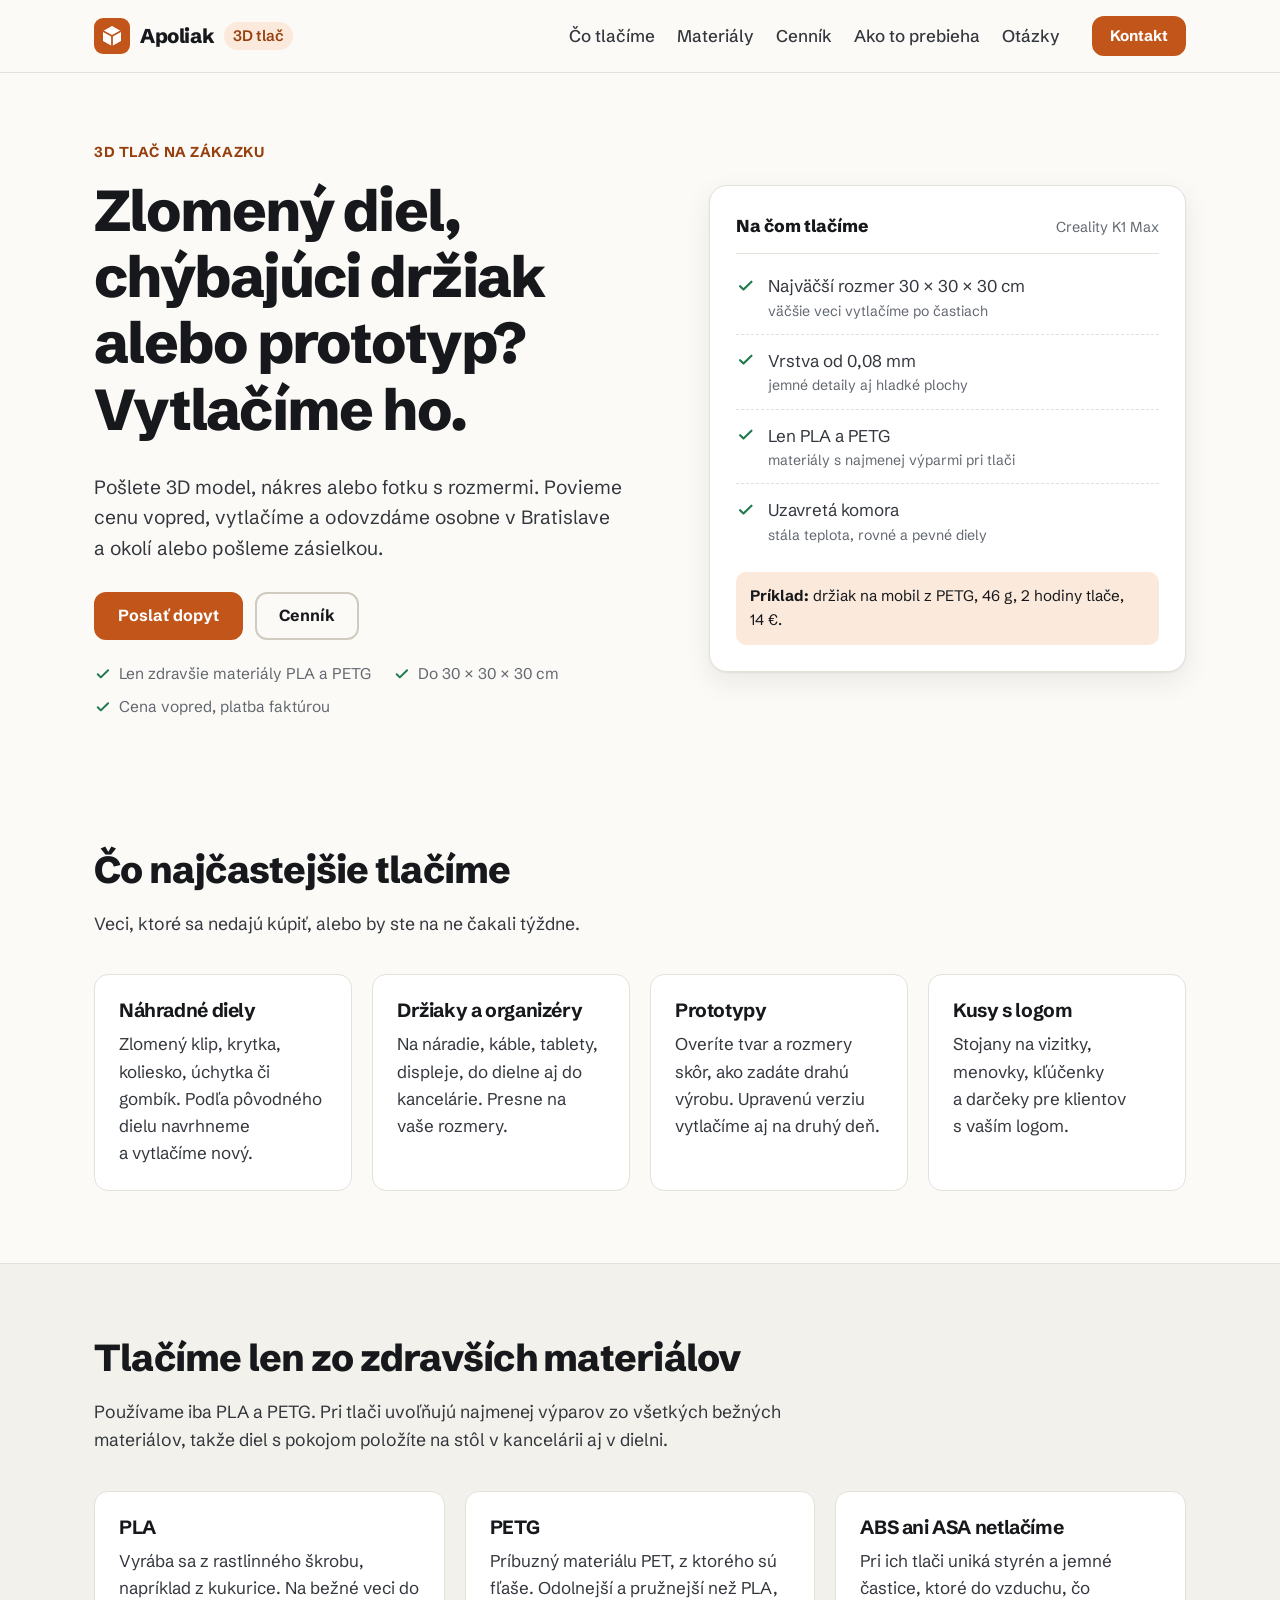
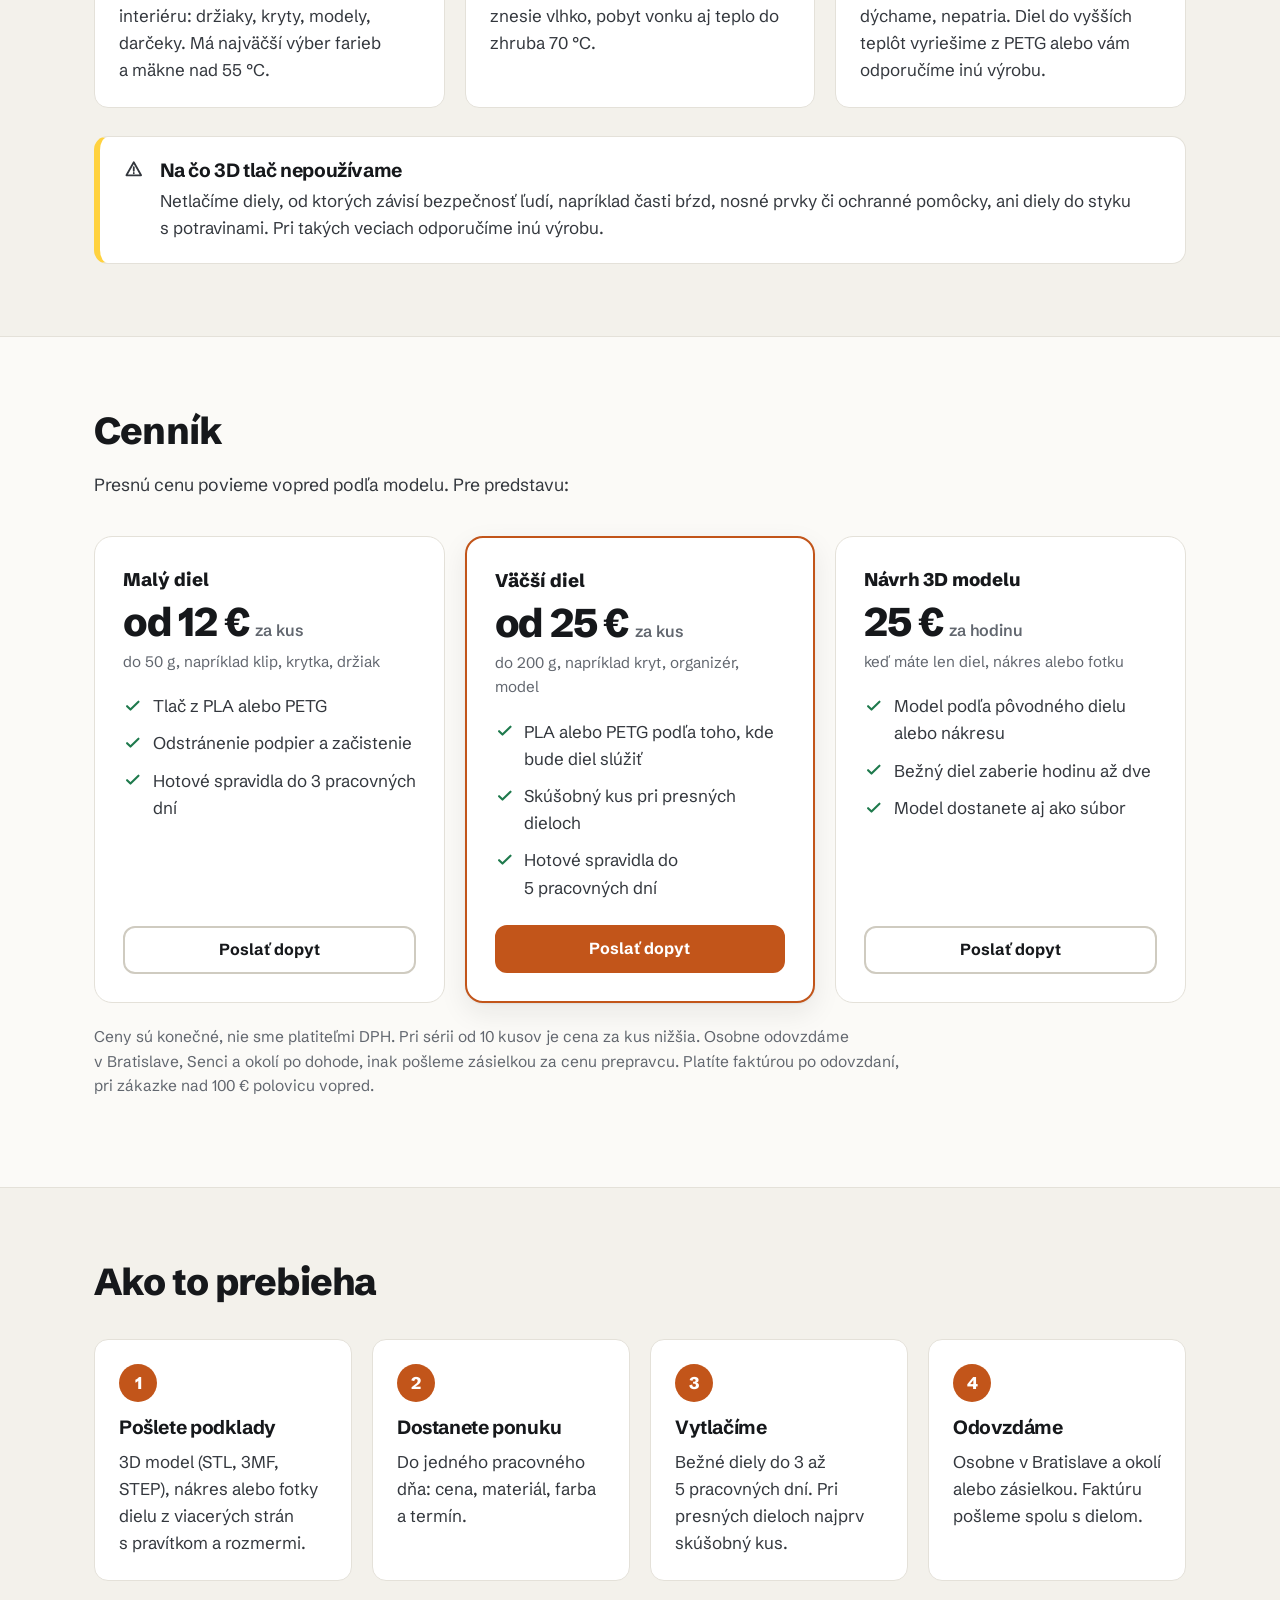
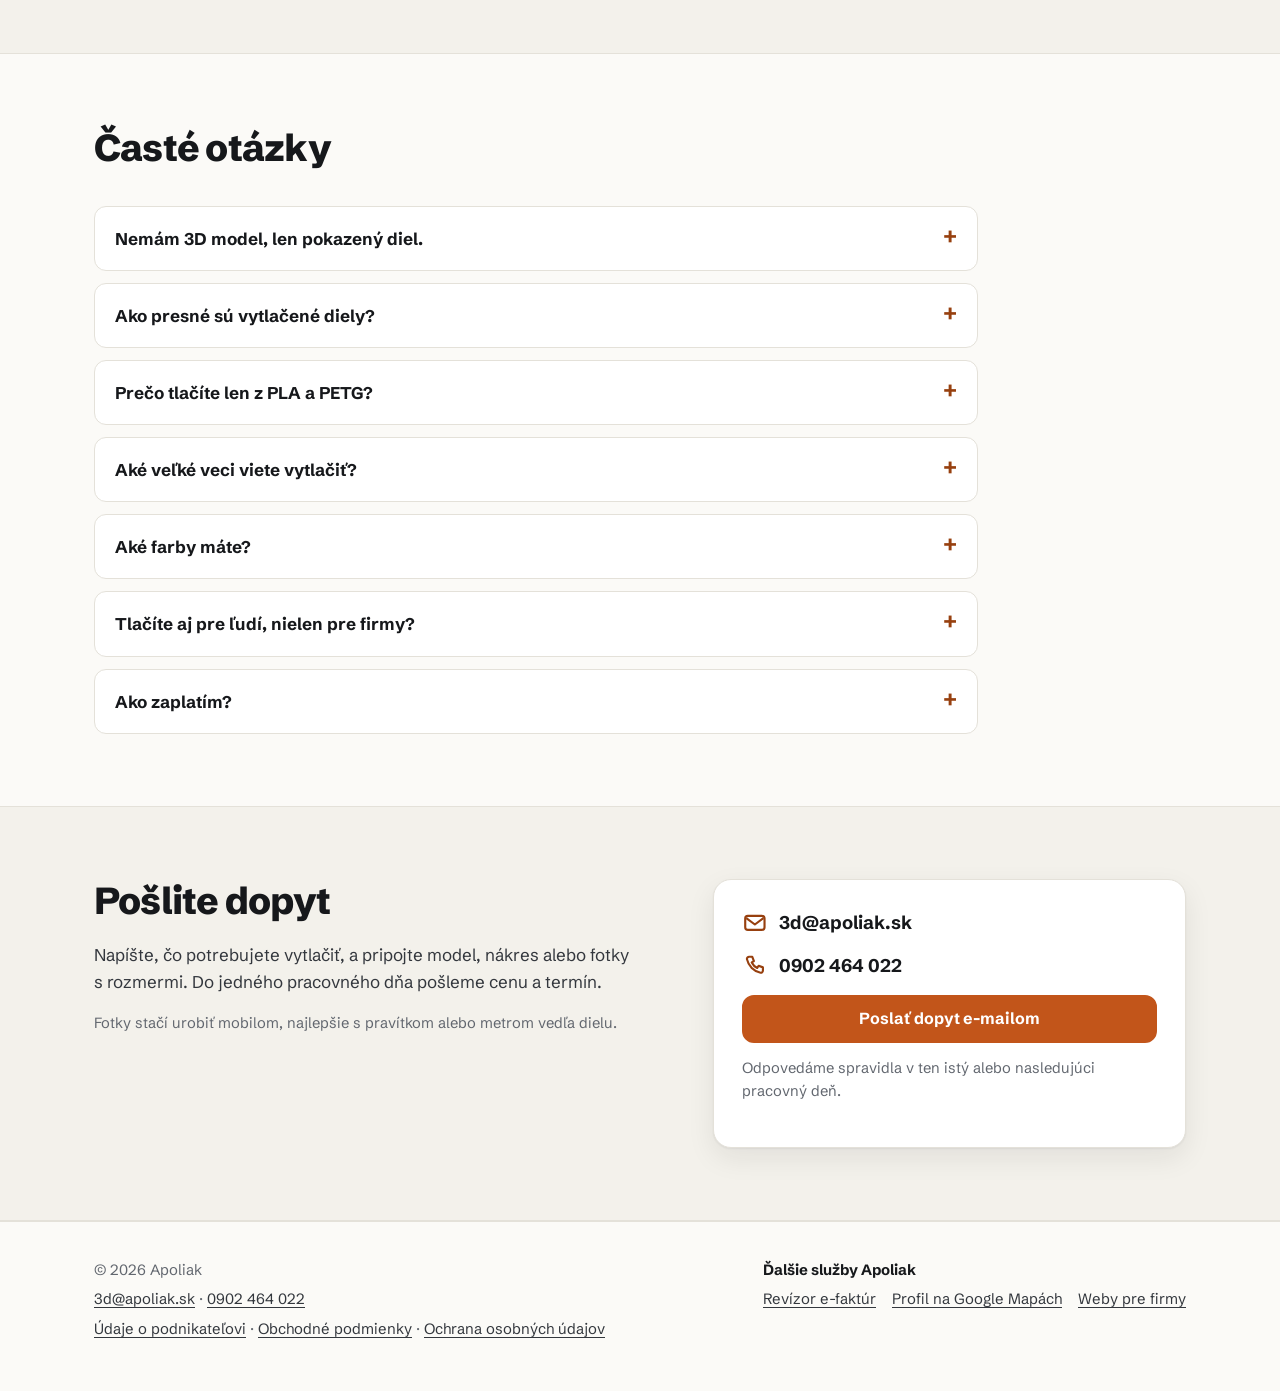
<file: index.html>
<!doctype html>
<html lang="sk">
<head>
  <meta charset="utf-8">
  <meta http-equiv="Content-Security-Policy" content="default-src 'self'; script-src 'self'; style-src 'self' 'unsafe-inline'; img-src 'self' data:; font-src 'self'; connect-src 'self'; form-action 'self'; base-uri 'self'; object-src 'none'">
  <meta name="referrer" content="strict-origin-when-cross-origin">
  <meta name="viewport" content="width=device-width, initial-scale=1, viewport-fit=cover">
  <title>3D tlač na zákazku pre firmy: diely, držiaky, prototypy | Apoliak 3D</title>
  <meta name="description" content="Vytlačíme náhradné diely, držiaky, kryty a prototypy, len zo zdravších materiálov PLA a PETG, do veľkosti 30 × 30 × 30 cm. Cenu povieme vopred, platíte faktúrou.">
  <meta name="theme-color" content="#fbfaf7">
  <meta name="color-scheme" content="light">
  <link rel="canonical" href="https://3d.apoliak.sk/">
  <meta property="og:type" content="website">
  <meta property="og:locale" content="sk_SK">
  <meta property="og:site_name" content="Apoliak 3D">
  <meta property="og:title" content="Zlomený diel? Vytlačíme nový.">
  <meta property="og:description" content="3D tlač na zákazku pre firmy a živnostníkov len z PLA a PETG: diely, držiaky, prototypy do 30 × 30 × 30 cm. Cena vopred, platba faktúrou.">
  <meta property="og:url" content="https://3d.apoliak.sk/">
  <meta property="og:image" content="https://3d.apoliak.sk/assets/img/og-image.png">
  <meta property="og:image:width" content="1200">
  <meta property="og:image:height" content="630">
  <meta name="twitter:card" content="summary_large_image">
  <link rel="icon" href="assets/img/favicon.svg" type="image/svg+xml">
  <link rel="apple-touch-icon" href="assets/img/apple-touch-icon.png">
  <link rel="preload" href="assets/fonts/schibsted-grotesk-latin-wght-normal.woff2" as="font" type="font/woff2" crossorigin>
  <link rel="stylesheet" href="assets/css/style.css">
  <script type="application/ld+json">
{
  "@context": "https://schema.org",
  "@type": "ProfessionalService",
  "name": "Apoliak 3D",
  "url": "https://3d.apoliak.sk/",
  "description": "3D tlač na zákazku pre firmy: náhradné diely, držiaky, prototypy a návrh 3D modelov.",
  "email": "3d@apoliak.sk",
  "telephone": "+421902464022",
  "areaServed": "Bratislava a okolie, Slovensko",
  "priceRange": "od 12 €",
  "logo": "https://3d.apoliak.sk/assets/img/logo-512.png"
}
  </script>
</head>
<body>
<svg width="0" height="0" style="position:absolute" aria-hidden="true">
  <symbol id="i-check" viewBox="0 0 24 24"><path d="M5 12.5l4.2 4.2L19 7" fill="none" stroke="currentColor" stroke-width="2.6" stroke-linecap="round" stroke-linejoin="round"/></symbol>
  <symbol id="i-warn" viewBox="0 0 24 24"><path d="M12 4l9 16H3z" fill="none" stroke="currentColor" stroke-width="2.2" stroke-linejoin="round"/><path d="M12 10v4.5M12 17.2v.3" stroke="currentColor" stroke-width="2.2" stroke-linecap="round"/></symbol>
  <symbol id="i-mail" viewBox="0 0 24 24"><rect x="3" y="5.5" width="18" height="13" rx="2.5" fill="none" stroke="currentColor" stroke-width="2"/><path d="M4 7.5l8 6 8-6" fill="none" stroke="currentColor" stroke-width="2" stroke-linejoin="round"/></symbol>
  <symbol id="i-phone" viewBox="0 0 24 24"><path d="M6.6 3.5h3l1.5 4-2 1.3a11 11 0 005.1 5.1l1.3-2 4 1.5v3a2 2 0 01-2.2 2A16.5 16.5 0 014.6 5.7a2 2 0 012-2.2z" fill="none" stroke="currentColor" stroke-width="2" stroke-linejoin="round"/></symbol>
  <symbol id="i-download" viewBox="0 0 24 24"><path d="M12 4v11m0 0l-4.5-4.5M12 15l4.5-4.5M5 19.5h14" fill="none" stroke="currentColor" stroke-width="2.2" stroke-linecap="round" stroke-linejoin="round"/></symbol>
</svg>
  <a class="skip-link" href="#obsah">Preskočiť na obsah</a>
  <header class="site-header">
    <div class="wrap header-inner">
      <a class="logo" href="./" aria-label="Apoliak 3D – úvod"><svg class="logo-mark" viewBox="0 0 40 40" aria-hidden="true"><rect width="40" height="40" rx="10" fill="#c2551a"/><path d="M20 9l10 5.5v11L20 31l-10-5.5v-11z" fill="#fff"/><path d="M10 14.5L20 20l10-5.5M20 20v11" fill="none" stroke="#c2551a" stroke-width="2" stroke-linejoin="round"/></svg>Apoliak <span class="logo-tag">3D tlač</span></a>
      <nav class="nav" aria-label="Hlavné menu"><a href="#co">Čo tlačíme</a><a href="#materialy">Materiály</a><a href="#cennik">Cenník</a><a href="#postup">Ako to prebieha</a><a href="#otazky">Otázky</a></nav>
      <a class="btn btn--small" href="./#kontakt">Kontakt</a>
    </div>
  </header>
  <main id="obsah">
    <section class="hero">
      <div class="wrap hero-grid">
        <div>
          <span class="eyebrow">3D tlač na zákazku</span>
          <h1>Zlomený diel, chýbajúci držiak alebo prototyp? Vytlačíme ho.</h1>
          <p class="lead">Pošlete 3D model, nákres alebo fotku s&nbsp;rozmermi. Povieme cenu vopred, vytlačíme a&nbsp;odovzdáme osobne v&nbsp;Bratislave a&nbsp;okolí alebo pošleme zásielkou.</p>
          <div class="cta-row"><a class="btn" href="mailto:3d@apoliak.sk?subject=Dopyt%20na%203D%20tla%C4%8D&amp;body=Dobr%C3%BD%20de%C5%88%2C%0A%0Apotrebujeme%20vytla%C4%8Di%C5%A5%3A%0A%0APo%C4%8Det%20kusov%3A%0AMateri%C3%A1l%20alebo%20pou%C5%BEitie%20%28ak%20viete%29%3A%0ATerm%C3%ADn%3A%0A%0AV%20pr%C3%ADlohe%20posielam%20model%2C%20n%C3%A1kres%20alebo%20fotky%20s%20rozmermi.%0A%0AFirma%3A%0AI%C4%8CO%3A%0ATelef%C3%B3n%3A%0A%0A%C4%8Eakujem">Poslať dopyt</a><a class="btn btn--ghost" href="#cennik">Cenník</a></div>
          <ul class="facts"><li><svg class="icon" aria-hidden="true"><use href="#i-check"/></svg>Len zdravšie materiály PLA a&nbsp;PETG</li><li><svg class="icon" aria-hidden="true"><use href="#i-check"/></svg>Do 30 × 30 × 30&nbsp;cm</li><li><svg class="icon" aria-hidden="true"><use href="#i-check"/></svg>Cena vopred, platba faktúrou</li></ul>
        </div>
        <div><div class="panel" role="img" aria-label="Parametre 3D tlače">
            <div class="panel-head"><span class="panel-title">Na čom tlačíme</span><span class="panel-sub">Creality K1 Max</span></div>
            <ul class="rows">
              <li class="is-ok"><svg class="icon" aria-hidden="true"><use href="#i-check"/></svg><div>Najväčší rozmer 30&nbsp;×&nbsp;30&nbsp;×&nbsp;30&nbsp;cm<small>väčšie veci vytlačíme po častiach</small></div></li>
              <li class="is-ok"><svg class="icon" aria-hidden="true"><use href="#i-check"/></svg><div>Vrstva od 0,08&nbsp;mm<small>jemné detaily aj hladké plochy</small></div></li>
              <li class="is-ok"><svg class="icon" aria-hidden="true"><use href="#i-check"/></svg><div>Len PLA a PETG<small>materiály s&nbsp;najmenej výparmi pri tlači</small></div></li>
              <li class="is-ok"><svg class="icon" aria-hidden="true"><use href="#i-check"/></svg><div>Uzavretá komora<small>stála teplota, rovné a&nbsp;pevné diely</small></div></li>
            </ul>
            <div class="panel-foot"><strong>Príklad:</strong> držiak na mobil z&nbsp;PETG, 46&nbsp;g, 2&nbsp;hodiny tlače, 14&nbsp;€.</div>
          </div></div>
      </div>
    </section>
    <section class="section" id="co" aria-labelledby="co-nadpis">
      <div class="wrap"><div class="section-head"><h2 id="co-nadpis">Čo najčastejšie tlačíme</h2><p>Veci, ktoré sa nedajú kúpiť, alebo by ste na ne čakali týždne.</p></div><div class="cards cards--4"><article class="card"><h3>Náhradné diely</h3><p>Zlomený klip, krytka, koliesko, úchytka či gombík. Podľa pôvodného dielu navrhneme a&nbsp;vytlačíme nový.</p></article><article class="card"><h3>Držiaky a&nbsp;organizéry</h3><p>Na náradie, káble, tablety, displeje, do dielne aj do kancelárie. Presne na vaše rozmery.</p></article><article class="card"><h3>Prototypy</h3><p>Overíte tvar a&nbsp;rozmery skôr, ako zadáte drahú výrobu. Upravenú verziu vytlačíme aj na druhý deň.</p></article><article class="card"><h3>Kusy s&nbsp;logom</h3><p>Stojany na vizitky, menovky, kľúčenky a&nbsp;darčeky pre klientov s&nbsp;vaším logom.</p></article></div></div>
    </section>
    <section class="section section--alt" id="materialy" aria-labelledby="materialy-nadpis">
      <div class="wrap"><div class="section-head"><h2 id="materialy-nadpis">Tlačíme len zo zdravších materiálov</h2><p>Používame iba PLA a&nbsp;PETG. Pri tlači uvoľňujú najmenej výparov zo všetkých bežných materiálov, takže diel s&nbsp;pokojom položíte na stôl v&nbsp;kancelárii aj v&nbsp;dielni.</p></div><div class="cards"><article class="card"><h3>PLA</h3><p>Vyrába sa z&nbsp;rastlinného škrobu, napríklad z&nbsp;kukurice. Na bežné veci do interiéru: držiaky, kryty, modely, darčeky. Má najväčší výber farieb a&nbsp;mäkne nad 55&nbsp;°C.</p></article><article class="card"><h3>PETG</h3><p>Príbuzný materiálu PET, z&nbsp;ktorého sú fľaše. Odolnejší a&nbsp;pružnejší než PLA, znesie vlhko, pobyt vonku aj teplo do zhruba 70&nbsp;°C.</p></article><article class="card"><h3>ABS ani ASA netlačíme</h3><p>Pri ich tlači uniká styrén a&nbsp;jemné častice, ktoré do vzduchu, čo dýchame, nepatria. Diel do vyšších teplôt vyriešime z&nbsp;PETG alebo vám odporučíme inú výrobu.</p></article></div><div class="callout"><svg class="icon" aria-hidden="true"><use href="#i-warn"/></svg><div><h3>Na čo 3D tlač nepoužívame</h3><p>Netlačíme diely, od ktorých závisí bezpečnosť ľudí, napríklad časti bŕzd, nosné prvky či ochranné pomôcky, ani diely do styku s&nbsp;potravinami. Pri takých veciach odporučíme inú výrobu.</p></div></div></div>
    </section>
    <section class="section" id="cennik" aria-labelledby="cennik-nadpis">
      <div class="wrap"><div class="section-head"><h2 id="cennik-nadpis">Cenník</h2><p>Presnú cenu povieme vopred podľa modelu. Pre predstavu:</p></div><div class="prices"><article class="price"><div class="price-name">Malý diel</div><div class="price-amount">od 12&nbsp;€ <span class="price-unit">za kus</span></div><p class="price-note">do 50&nbsp;g, napríklad klip, krytka, držiak</p><ul class="checks"><li><svg class="icon" aria-hidden="true"><use href="#i-check"/></svg><span>Tlač z&nbsp;PLA alebo PETG</span></li><li><svg class="icon" aria-hidden="true"><use href="#i-check"/></svg><span>Odstránenie podpier a&nbsp;začistenie</span></li><li><svg class="icon" aria-hidden="true"><use href="#i-check"/></svg><span>Hotové spravidla do 3&nbsp;pracovných dní</span></li></ul><a class="btn btn--ghost" href="mailto:3d@apoliak.sk?subject=Dopyt%20na%203D%20tla%C4%8D&amp;body=Dobr%C3%BD%20de%C5%88%2C%0A%0Apotrebujeme%20vytla%C4%8Di%C5%A5%3A%0A%0APo%C4%8Det%20kusov%3A%0AMateri%C3%A1l%20alebo%20pou%C5%BEitie%20%28ak%20viete%29%3A%0ATerm%C3%ADn%3A%0A%0AV%20pr%C3%ADlohe%20posielam%20model%2C%20n%C3%A1kres%20alebo%20fotky%20s%20rozmermi.%0A%0AFirma%3A%0AI%C4%8CO%3A%0ATelef%C3%B3n%3A%0A%0A%C4%8Eakujem">Poslať dopyt</a></article><article class="price price--main"><div class="price-name">Väčší diel</div><div class="price-amount">od 25&nbsp;€ <span class="price-unit">za kus</span></div><p class="price-note">do 200&nbsp;g, napríklad kryt, organizér, model</p><ul class="checks"><li><svg class="icon" aria-hidden="true"><use href="#i-check"/></svg><span>PLA alebo PETG podľa toho, kde bude diel slúžiť</span></li><li><svg class="icon" aria-hidden="true"><use href="#i-check"/></svg><span>Skúšobný kus pri presných dieloch</span></li><li><svg class="icon" aria-hidden="true"><use href="#i-check"/></svg><span>Hotové spravidla do 5&nbsp;pracovných dní</span></li></ul><a class="btn" href="mailto:3d@apoliak.sk?subject=Dopyt%20na%203D%20tla%C4%8D&amp;body=Dobr%C3%BD%20de%C5%88%2C%0A%0Apotrebujeme%20vytla%C4%8Di%C5%A5%3A%0A%0APo%C4%8Det%20kusov%3A%0AMateri%C3%A1l%20alebo%20pou%C5%BEitie%20%28ak%20viete%29%3A%0ATerm%C3%ADn%3A%0A%0AV%20pr%C3%ADlohe%20posielam%20model%2C%20n%C3%A1kres%20alebo%20fotky%20s%20rozmermi.%0A%0AFirma%3A%0AI%C4%8CO%3A%0ATelef%C3%B3n%3A%0A%0A%C4%8Eakujem">Poslať dopyt</a></article><article class="price"><div class="price-name">Návrh 3D modelu</div><div class="price-amount">25&nbsp;€ <span class="price-unit">za hodinu</span></div><p class="price-note">keď máte len diel, nákres alebo fotku</p><ul class="checks"><li><svg class="icon" aria-hidden="true"><use href="#i-check"/></svg><span>Model podľa pôvodného dielu alebo nákresu</span></li><li><svg class="icon" aria-hidden="true"><use href="#i-check"/></svg><span>Bežný diel zaberie hodinu až dve</span></li><li><svg class="icon" aria-hidden="true"><use href="#i-check"/></svg><span>Model dostanete aj ako súbor</span></li></ul><a class="btn btn--ghost" href="mailto:3d@apoliak.sk?subject=Dopyt%20na%203D%20tla%C4%8D&amp;body=Dobr%C3%BD%20de%C5%88%2C%0A%0Apotrebujeme%20vytla%C4%8Di%C5%A5%3A%0A%0APo%C4%8Det%20kusov%3A%0AMateri%C3%A1l%20alebo%20pou%C5%BEitie%20%28ak%20viete%29%3A%0ATerm%C3%ADn%3A%0A%0AV%20pr%C3%ADlohe%20posielam%20model%2C%20n%C3%A1kres%20alebo%20fotky%20s%20rozmermi.%0A%0AFirma%3A%0AI%C4%8CO%3A%0ATelef%C3%B3n%3A%0A%0A%C4%8Eakujem">Poslať dopyt</a></article></div><p class="prices-after">Ceny sú konečné, nie sme platiteľmi DPH. Pri sérii od 10 kusov je cena za kus nižšia. Osobne odovzdáme v&nbsp;Bratislave, Senci a&nbsp;okolí po dohode, inak pošleme zásielkou za cenu prepravcu. Platíte faktúrou po odovzdaní, pri zákazke nad 100&nbsp;€ polovicu vopred.</p></div>
    </section>
    <section class="section section--alt" id="postup" aria-labelledby="postup-nadpis">
      <div class="wrap"><div class="section-head"><h2 id="postup-nadpis">Ako to prebieha</h2></div><ol class="steps"><li><h3>Pošlete podklady</h3><p>3D model (STL, 3MF, STEP), nákres alebo fotky dielu z&nbsp;viacerých strán s&nbsp;pravítkom a&nbsp;rozmermi.</p></li><li><h3>Dostanete ponuku</h3><p>Do jedného pracovného dňa: cena, materiál, farba a&nbsp;termín.</p></li><li><h3>Vytlačíme</h3><p>Bežné diely do 3 až 5&nbsp;pracovných dní. Pri presných dieloch najprv skúšobný kus.</p></li><li><h3>Odovzdáme</h3><p>Osobne v&nbsp;Bratislave a&nbsp;okolí alebo zásielkou. Faktúru pošleme spolu s&nbsp;dielom.</p></li></ol></div>
    </section>
    <section class="section" id="otazky" aria-labelledby="otazky-nadpis">
      <div class="wrap"><div class="section-head"><h2 id="otazky-nadpis">Časté otázky</h2></div><div class="faq"><details><summary>Nemám 3D model, len pokazený diel.</summary><div><p>Stačí. Diel odfoťte z&nbsp;viacerých strán s&nbsp;pravítkom alebo nám ho dajte a&nbsp;odmeriame ho. Model navrhneme za 25&nbsp;€ za hodinu, bežný diel zaberie hodinu až dve.</p></div></details><details><summary>Ako presné sú vytlačené diely?</summary><div><p>Zvyčajne na desatiny milimetra. Pri dieloch, ktoré musia presne zapadnúť, najprv vytlačíme skúšobný kus a&nbsp;podľa neho model doladíme.</p></div></details><details><summary>Prečo tlačíte len z&nbsp;PLA a&nbsp;PETG?</summary><div><p>Pretože pri tlači uvoľňujú najmenej výparov. ABS a&nbsp;ASA pri tlači púšťajú styrén, preto ich nepoužívame. Na väčšinu dielov PLA alebo PETG úplne stačí a&nbsp;diel do tepla vyriešime z&nbsp;PETG.</p></div></details><details><summary>Aké veľké veci viete vytlačiť?</summary><div><p>Jeden kus do 30 × 30 × 30&nbsp;cm. Väčšie veci rozdelíme na časti a&nbsp;spojíme.</p></div></details><details><summary>Aké farby máte?</summary><div><p>Bežne čiernu, bielu, sivú a&nbsp;niekoľko ďalších farieb. Ak potrebujete konkrétny odtieň, materiál objednáme a&nbsp;termín sa predĺži o&nbsp;pár dní.</p></div></details><details><summary>Tlačíte aj pre ľudí, nielen pre firmy?</summary><div><p>Táto ponuka je pre firmy a&nbsp;živnostníkov, fakturujeme na IČO.</p></div></details><details><summary>Ako zaplatím?</summary><div><p>Faktúrou, prevodom na účet, až po odovzdaní dielu. Pri zákazke nad 100&nbsp;€ platíte polovicu vopred.</p></div></details></div></div>
    </section>
    <section class="section section--alt" id="kontakt" aria-labelledby="kontakt-nadpis">
      <div class="wrap contact">
        <div>
          <h2 id="kontakt-nadpis">Pošlite dopyt</h2>
          <p>Napíšte, čo potrebujete vytlačiť, a&nbsp;pripojte model, nákres alebo fotky s&nbsp;rozmermi. Do jedného pracovného dňa pošleme cenu a&nbsp;termín.</p>
          <p class="small">Fotky stačí urobiť mobilom, najlepšie s&nbsp;pravítkom alebo metrom vedľa dielu.</p>
        </div>
        <div class="contact-box">
          <a class="contact-line" href="mailto:3d@apoliak.sk"><svg class="icon" aria-hidden="true"><use href="#i-mail"/></svg>3d@apoliak.sk</a>
          <a class="contact-line" href="tel:+421902464022"><svg class="icon" aria-hidden="true"><use href="#i-phone"/></svg>0902 464 022</a>
          <a class="btn" href="mailto:3d@apoliak.sk?subject=Dopyt%20na%203D%20tla%C4%8D&amp;body=Dobr%C3%BD%20de%C5%88%2C%0A%0Apotrebujeme%20vytla%C4%8Di%C5%A5%3A%0A%0APo%C4%8Det%20kusov%3A%0AMateri%C3%A1l%20alebo%20pou%C5%BEitie%20%28ak%20viete%29%3A%0ATerm%C3%ADn%3A%0A%0AV%20pr%C3%ADlohe%20posielam%20model%2C%20n%C3%A1kres%20alebo%20fotky%20s%20rozmermi.%0A%0AFirma%3A%0AI%C4%8CO%3A%0ATelef%C3%B3n%3A%0A%0A%C4%8Eakujem">Poslať dopyt e-mailom</a>
          <p class="small">Odpovedáme spravidla v&nbsp;ten istý alebo nasledujúci pracovný deň.</p>
        </div>
      </div>
    </section>
  </main>

  <footer class="site-footer">
    <div class="wrap footer-grid">
      <div>
        <p>© <span data-year>2026</span> Apoliak</p>
        <p><a href="mailto:3d@apoliak.sk">3d@apoliak.sk</a> · <a href="tel:+421902464022">0902 464 022</a></p>
        <p><a href="udaje-o-podnikatelovi.html">Údaje o podnikateľovi</a> · <a href="obchodne-podmienky.html">Obchodné podmienky</a> · <a href="ochrana-osobnych-udajov.html">Ochrana osobných údajov</a></p>
        
      </div>
      <div class="footer-more">
        <p><strong>Ďalšie služby Apoliak</strong></p>
        <ul><li><a href="https://efaktury.apoliak.sk/">Revízor e-faktúr</a></li><li><a href="https://mapy.apoliak.sk/">Profil na Google Mapách</a></li><li><a href="https://apoliak.online/">Weby pre firmy</a></li></ul>
      </div>
    </div>
  </footer>
  <script src="assets/js/main.js" defer></script>
</body>
</html>
</file>
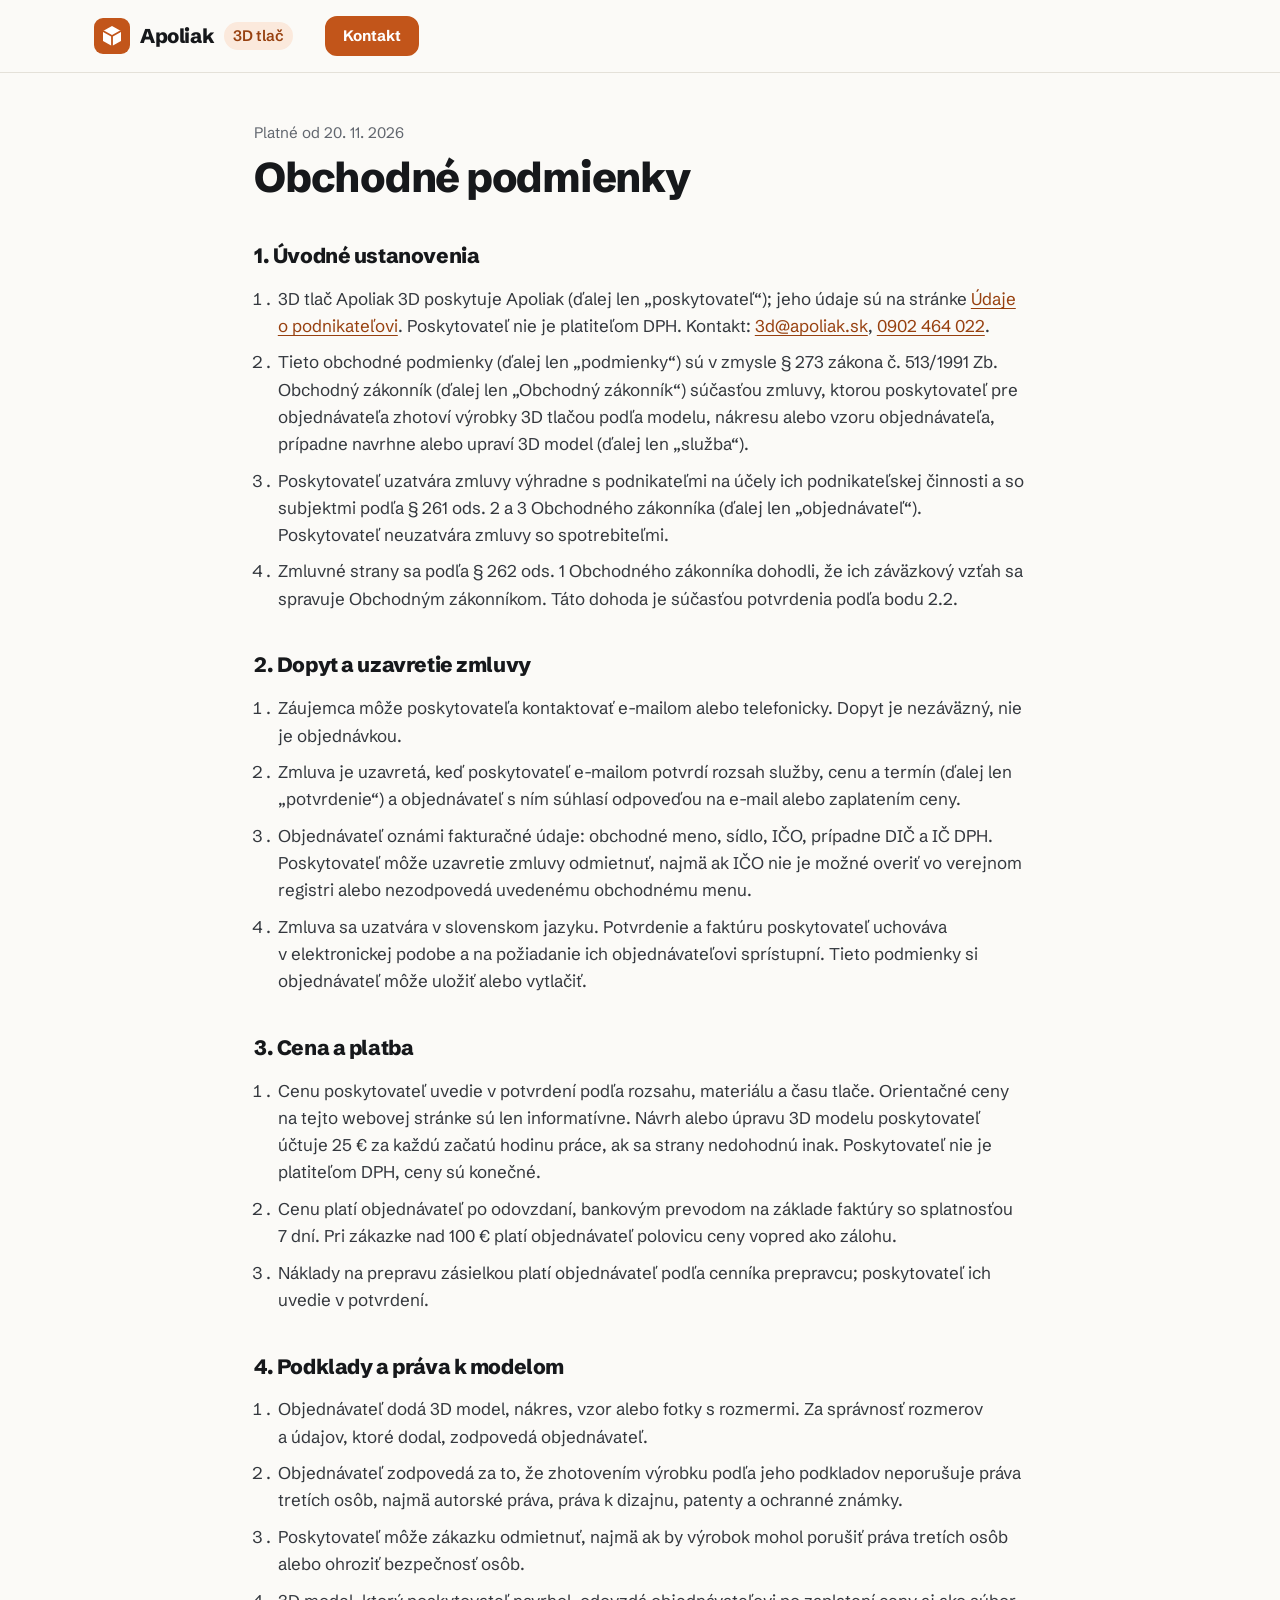
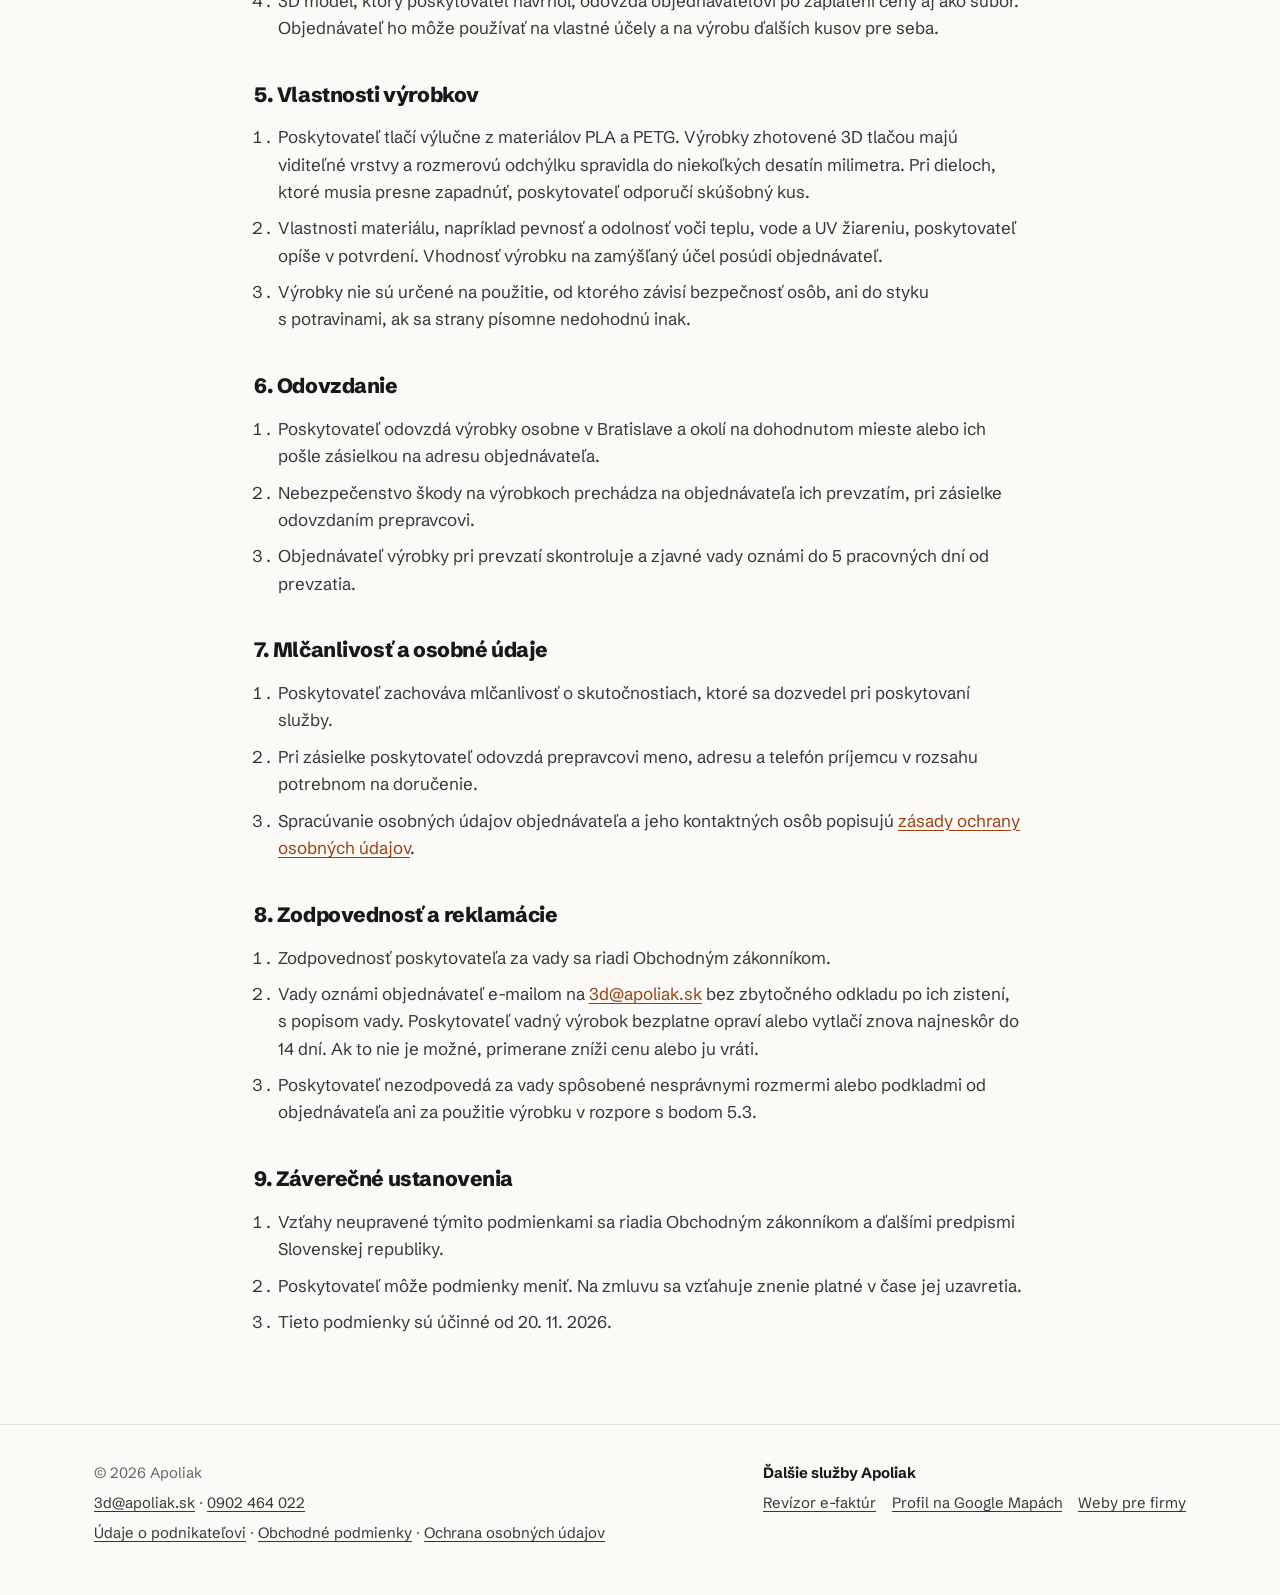
<file: obchodne-podmienky.html>
<!doctype html>
<html lang="sk">
<head>
  <meta charset="utf-8">
  <meta http-equiv="Content-Security-Policy" content="default-src 'self'; script-src 'self'; style-src 'self' 'unsafe-inline'; img-src 'self' data:; font-src 'self'; connect-src 'self'; form-action 'self'; base-uri 'self'; object-src 'none'">
  <meta name="referrer" content="strict-origin-when-cross-origin">
  <meta name="viewport" content="width=device-width, initial-scale=1, viewport-fit=cover">
  <title>Obchodné podmienky | Apoliak 3D</title>
  <meta name="description" content="Obchodné podmienky 3D tlače na zákazku a návrhu 3D modelov pre firmy.">
  <meta name="theme-color" content="#fbfaf7">
  <meta name="color-scheme" content="light">
  <link rel="canonical" href="https://3d.apoliak.sk/obchodne-podmienky.html">
  <link rel="icon" href="assets/img/favicon.svg" type="image/svg+xml">
  <link rel="apple-touch-icon" href="assets/img/apple-touch-icon.png">
  <link rel="preload" href="assets/fonts/schibsted-grotesk-latin-wght-normal.woff2" as="font" type="font/woff2" crossorigin>
  <link rel="stylesheet" href="assets/css/style.css">
</head>
<body>
<svg width="0" height="0" style="position:absolute" aria-hidden="true">
  <symbol id="i-check" viewBox="0 0 24 24"><path d="M5 12.5l4.2 4.2L19 7" fill="none" stroke="currentColor" stroke-width="2.6" stroke-linecap="round" stroke-linejoin="round"/></symbol>
  <symbol id="i-warn" viewBox="0 0 24 24"><path d="M12 4l9 16H3z" fill="none" stroke="currentColor" stroke-width="2.2" stroke-linejoin="round"/><path d="M12 10v4.5M12 17.2v.3" stroke="currentColor" stroke-width="2.2" stroke-linecap="round"/></symbol>
  <symbol id="i-mail" viewBox="0 0 24 24"><rect x="3" y="5.5" width="18" height="13" rx="2.5" fill="none" stroke="currentColor" stroke-width="2"/><path d="M4 7.5l8 6 8-6" fill="none" stroke="currentColor" stroke-width="2" stroke-linejoin="round"/></symbol>
  <symbol id="i-phone" viewBox="0 0 24 24"><path d="M6.6 3.5h3l1.5 4-2 1.3a11 11 0 005.1 5.1l1.3-2 4 1.5v3a2 2 0 01-2.2 2A16.5 16.5 0 014.6 5.7a2 2 0 012-2.2z" fill="none" stroke="currentColor" stroke-width="2" stroke-linejoin="round"/></symbol>
  <symbol id="i-download" viewBox="0 0 24 24"><path d="M12 4v11m0 0l-4.5-4.5M12 15l4.5-4.5M5 19.5h14" fill="none" stroke="currentColor" stroke-width="2.2" stroke-linecap="round" stroke-linejoin="round"/></symbol>
</svg>
  <a class="skip-link" href="#obsah">Preskočiť na obsah</a>
  <header class="site-header">
    <div class="wrap header-inner">
      <a class="logo" href="./" aria-label="Apoliak 3D – úvod"><svg class="logo-mark" viewBox="0 0 40 40" aria-hidden="true"><rect width="40" height="40" rx="10" fill="#c2551a"/><path d="M20 9l10 5.5v11L20 31l-10-5.5v-11z" fill="#fff"/><path d="M10 14.5L20 20l10-5.5M20 20v11" fill="none" stroke="#c2551a" stroke-width="2" stroke-linejoin="round"/></svg>Apoliak <span class="logo-tag">3D tlač</span></a>
      
      <a class="btn btn--small" href="./#kontakt">Kontakt</a>
    </div>
  </header>
  <main id="obsah" class="legal">
    <div class="wrap legal-inner">
      <p class="meta">Platné od 20. 11. 2026</p>
      <h1>Obchodné podmienky</h1>
      <h2>1. Úvodné ustanovenia</h2><ol><li>3D tlač Apoliak 3D poskytuje Apoliak (ďalej len „poskytovateľ“); jeho údaje sú na stránke <a href="udaje-o-podnikatelovi.html">Údaje o&nbsp;podnikateľovi</a>. Poskytovateľ nie je platiteľom DPH. Kontakt: <a href="mailto:3d@apoliak.sk">3d@apoliak.sk</a>, <a href="tel:+421902464022">0902&nbsp;464&nbsp;022</a>.</li><li>Tieto obchodné podmienky (ďalej len „podmienky“) sú v&nbsp;zmysle § 273 zákona č. 513/1991 Zb. Obchodný zákonník (ďalej len „Obchodný zákonník“) súčasťou zmluvy, ktorou poskytovateľ pre objednávateľa zhotoví výrobky 3D tlačou podľa modelu, nákresu alebo vzoru objednávateľa, prípadne navrhne alebo upraví 3D model (ďalej len „služba“).</li><li>Poskytovateľ uzatvára zmluvy výhradne s&nbsp;podnikateľmi na účely ich podnikateľskej činnosti a&nbsp;so subjektmi podľa § 261 ods. 2 a&nbsp;3 Obchodného zákonníka (ďalej len „objednávateľ“). Poskytovateľ neuzatvára zmluvy so spotrebiteľmi.</li><li>Zmluvné strany sa podľa § 262 ods. 1 Obchodného zákonníka dohodli, že ich záväzkový vzťah sa spravuje Obchodným zákonníkom. Táto dohoda je súčasťou potvrdenia podľa bodu 2.2.</li></ol>
      <h2>2. Dopyt a uzavretie zmluvy</h2><ol><li>Záujemca môže poskytovateľa kontaktovať <span class="nb">e-mailom</span> alebo telefonicky. Dopyt je nezáväzný, nie je objednávkou.</li><li>Zmluva je uzavretá, keď poskytovateľ <span class="nb">e-mailom</span> potvrdí rozsah služby, cenu a&nbsp;termín (ďalej len „potvrdenie“) a&nbsp;objednávateľ s&nbsp;ním súhlasí odpoveďou na <span class="nb">e-mail</span> alebo zaplatením ceny.</li><li>Objednávateľ oznámi fakturačné údaje: obchodné meno, sídlo, IČO, prípadne DIČ a&nbsp;IČ DPH. Poskytovateľ môže uzavretie zmluvy odmietnuť, najmä ak IČO nie je možné overiť vo verejnom registri alebo nezodpovedá uvedenému obchodnému menu.</li><li>Zmluva sa uzatvára v&nbsp;slovenskom jazyku. Potvrdenie a&nbsp;faktúru poskytovateľ uchováva v&nbsp;elektronickej podobe a&nbsp;na požiadanie ich objednávateľovi sprístupní. Tieto podmienky si objednávateľ môže uložiť alebo vytlačiť.</li></ol>
      <h2>3. Cena a platba</h2><ol><li>Cenu poskytovateľ uvedie v&nbsp;potvrdení podľa rozsahu, materiálu a&nbsp;času tlače. Orientačné ceny na tejto webovej stránke sú len informatívne. Návrh alebo úpravu 3D modelu poskytovateľ účtuje 25&nbsp;€ za každú začatú hodinu práce, ak sa strany nedohodnú inak. Poskytovateľ nie je platiteľom DPH, ceny sú konečné.</li><li>Cenu platí objednávateľ po odovzdaní, bankovým prevodom na základe faktúry so splatnosťou 7&nbsp;dní. Pri zákazke nad 100&nbsp;€ platí objednávateľ polovicu ceny vopred ako zálohu.</li><li>Náklady na prepravu zásielkou platí objednávateľ podľa cenníka prepravcu; poskytovateľ ich uvedie v&nbsp;potvrdení.</li></ol>
      <h2>4. Podklady a&nbsp;práva k&nbsp;modelom</h2><ol><li>Objednávateľ dodá 3D model, nákres, vzor alebo fotky s&nbsp;rozmermi. Za správnosť rozmerov a&nbsp;údajov, ktoré dodal, zodpovedá objednávateľ.</li><li>Objednávateľ zodpovedá za to, že zhotovením výrobku podľa jeho podkladov neporušuje práva tretích osôb, najmä autorské práva, práva k&nbsp;dizajnu, patenty a&nbsp;ochranné známky.</li><li>Poskytovateľ môže zákazku odmietnuť, najmä ak by výrobok mohol porušiť práva tretích osôb alebo ohroziť bezpečnosť osôb.</li><li>3D model, ktorý poskytovateľ navrhol, odovzdá objednávateľovi po zaplatení ceny aj ako súbor. Objednávateľ ho môže používať na vlastné účely a&nbsp;na výrobu ďalších kusov pre seba.</li></ol>
      <h2>5. Vlastnosti výrobkov</h2><ol><li>Poskytovateľ tlačí výlučne z&nbsp;materiálov PLA a&nbsp;PETG. Výrobky zhotovené 3D tlačou majú viditeľné vrstvy a&nbsp;rozmerovú odchýlku spravidla do niekoľkých desatín milimetra. Pri dieloch, ktoré musia presne zapadnúť, poskytovateľ odporučí skúšobný kus.</li><li>Vlastnosti materiálu, napríklad pevnosť a&nbsp;odolnosť voči teplu, vode a&nbsp;UV žiareniu, poskytovateľ opíše v&nbsp;potvrdení. Vhodnosť výrobku na zamýšľaný účel posúdi objednávateľ.</li><li>Výrobky nie sú určené na použitie, od ktorého závisí bezpečnosť osôb, ani do styku s&nbsp;potravinami, ak sa strany písomne nedohodnú inak.</li></ol>
      <h2>6. Odovzdanie</h2><ol><li>Poskytovateľ odovzdá výrobky osobne v&nbsp;Bratislave a&nbsp;okolí na dohodnutom mieste alebo ich pošle zásielkou na adresu objednávateľa.</li><li>Nebezpečenstvo škody na výrobkoch prechádza na objednávateľa ich prevzatím, pri zásielke odovzdaním prepravcovi.</li><li>Objednávateľ výrobky pri prevzatí skontroluje a&nbsp;zjavné vady oznámi do 5&nbsp;pracovných dní od prevzatia.</li></ol>
      <h2>7. Mlčanlivosť a osobné údaje</h2><ol><li>Poskytovateľ zachováva mlčanlivosť o&nbsp;skutočnostiach, ktoré sa dozvedel pri poskytovaní služby.</li><li>Pri zásielke poskytovateľ odovzdá prepravcovi meno, adresu a&nbsp;telefón príjemcu v&nbsp;rozsahu potrebnom na doručenie.</li><li>Spracúvanie osobných údajov objednávateľa a&nbsp;jeho kontaktných osôb popisujú <a href="ochrana-osobnych-udajov.html">zásady ochrany osobných údajov</a>.</li></ol>
      <h2>8. Zodpovednosť a reklamácie</h2><ol><li>Zodpovednosť poskytovateľa za vady sa riadi Obchodným zákonníkom.</li><li>Vady oznámi objednávateľ <span class="nb">e-mailom</span> na <a href="mailto:3d@apoliak.sk">3d@apoliak.sk</a> bez zbytočného odkladu po ich zistení, s&nbsp;popisom vady. Poskytovateľ vadný výrobok bezplatne opraví alebo vytlačí znova najneskôr do 14&nbsp;dní. Ak to nie je možné, primerane zníži cenu alebo ju vráti.</li><li>Poskytovateľ nezodpovedá za vady spôsobené nesprávnymi rozmermi alebo podkladmi od objednávateľa ani za použitie výrobku v&nbsp;rozpore s&nbsp;bodom 5.3.</li></ol>
      <h2>9. Záverečné ustanovenia</h2><ol><li>Vzťahy neupravené týmito podmienkami sa riadia Obchodným zákonníkom a&nbsp;ďalšími predpismi Slovenskej republiky.</li><li>Poskytovateľ môže podmienky meniť. Na zmluvu sa vzťahuje znenie platné v&nbsp;čase jej uzavretia.</li><li>Tieto podmienky sú účinné od 20. 11. 2026.</li></ol>
    </div>
  </main>

  <footer class="site-footer">
    <div class="wrap footer-grid">
      <div>
        <p>© <span data-year>2026</span> Apoliak</p>
        <p><a href="mailto:3d@apoliak.sk">3d@apoliak.sk</a> · <a href="tel:+421902464022">0902 464 022</a></p>
        <p><a href="udaje-o-podnikatelovi.html">Údaje o podnikateľovi</a> · <a href="obchodne-podmienky.html">Obchodné podmienky</a> · <a href="ochrana-osobnych-udajov.html">Ochrana osobných údajov</a></p>
        
      </div>
      <div class="footer-more">
        <p><strong>Ďalšie služby Apoliak</strong></p>
        <ul><li><a href="https://efaktury.apoliak.sk/">Revízor e-faktúr</a></li><li><a href="https://mapy.apoliak.sk/">Profil na Google Mapách</a></li><li><a href="https://apoliak.online/">Weby pre firmy</a></li></ul>
      </div>
    </div>
  </footer>
  <script src="assets/js/main.js" defer></script>
</body>
</html>
</file>
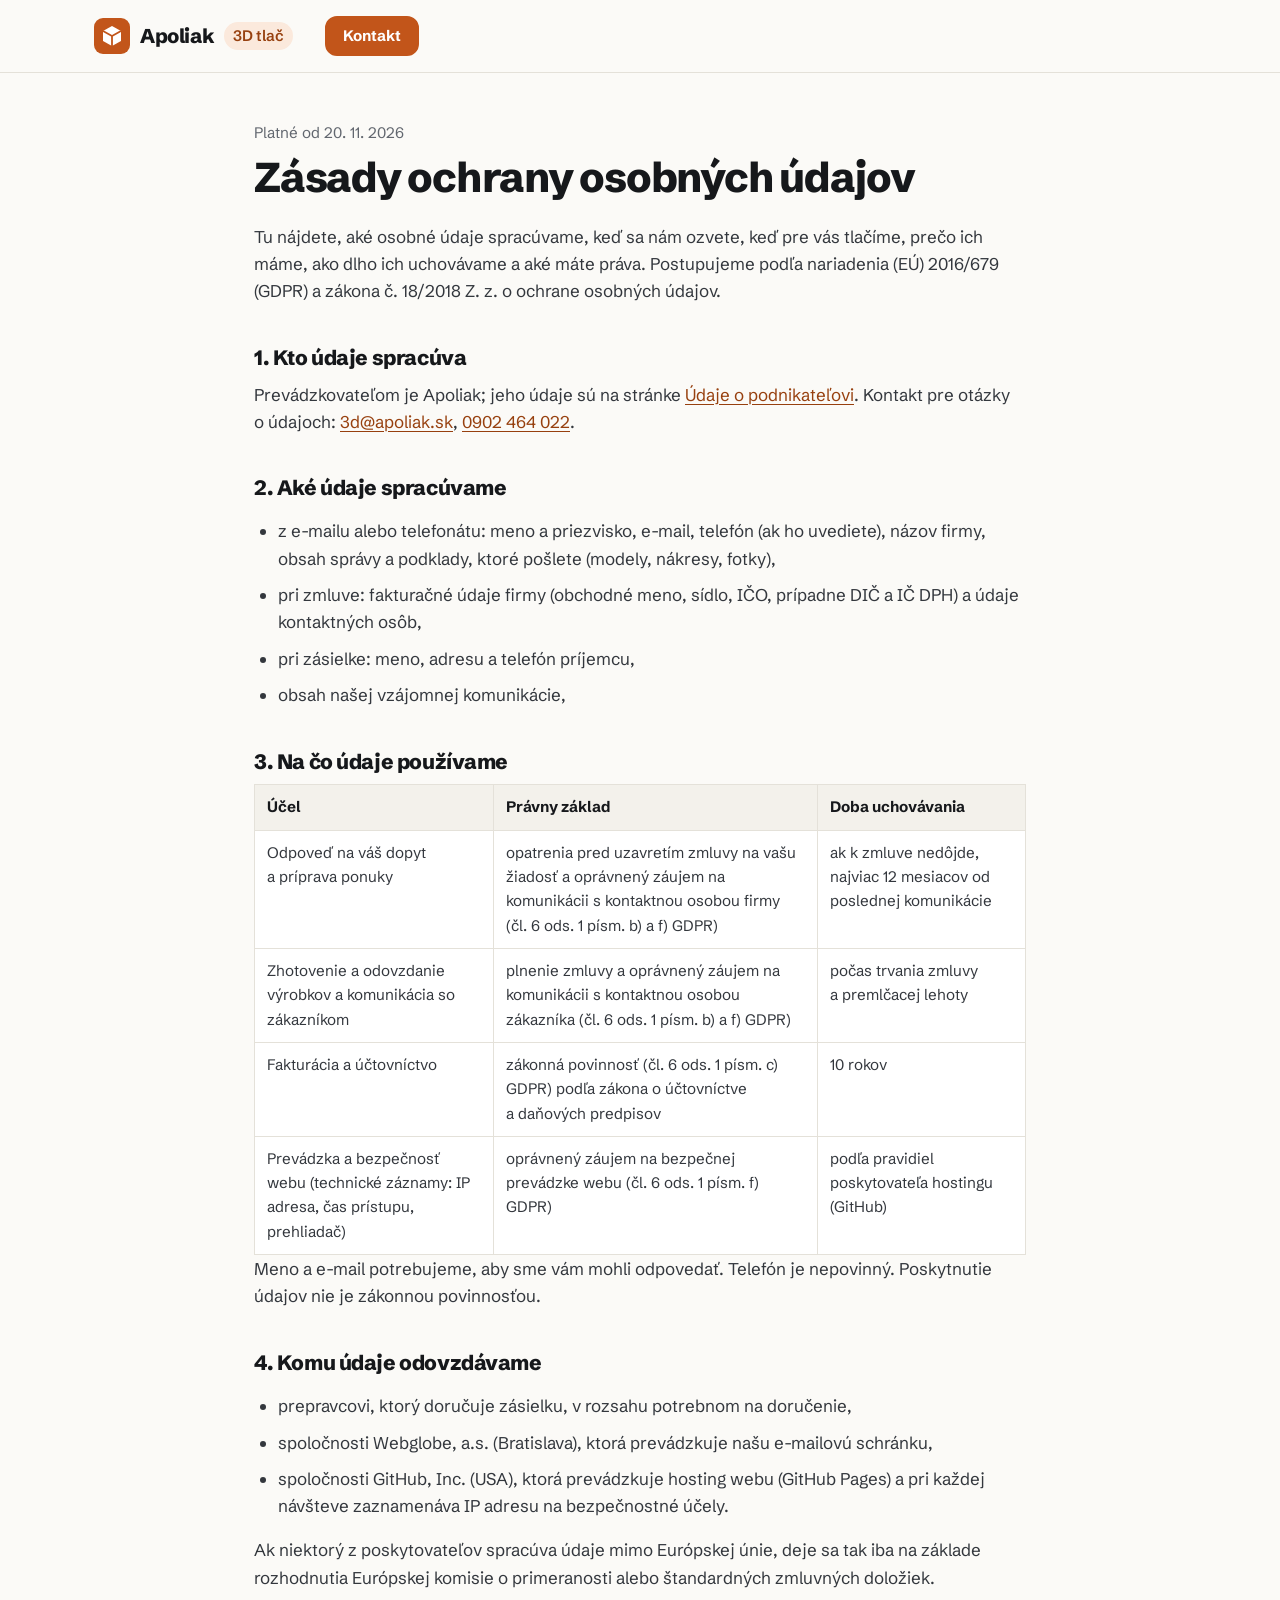
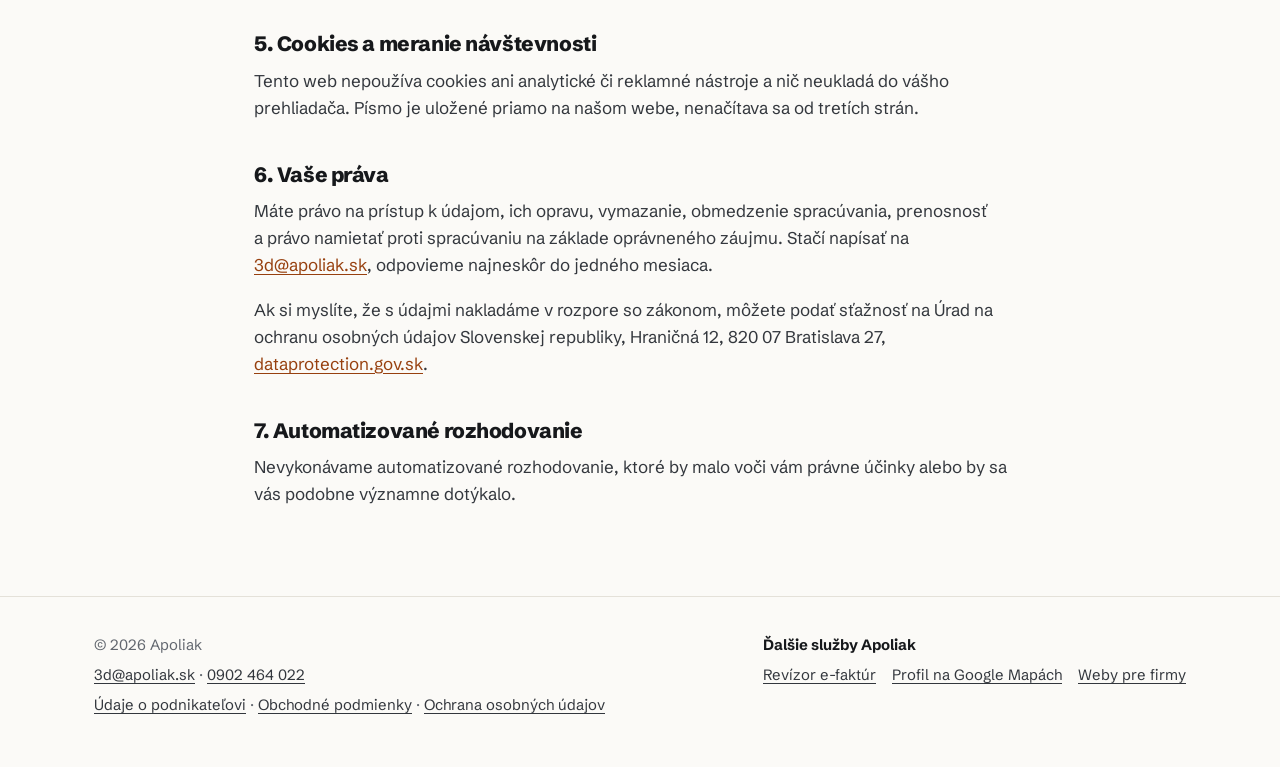
<file: ochrana-osobnych-udajov.html>
<!doctype html>
<html lang="sk">
<head>
  <meta charset="utf-8">
  <meta http-equiv="Content-Security-Policy" content="default-src 'self'; script-src 'self'; style-src 'self' 'unsafe-inline'; img-src 'self' data:; font-src 'self'; connect-src 'self'; form-action 'self'; base-uri 'self'; object-src 'none'">
  <meta name="referrer" content="strict-origin-when-cross-origin">
  <meta name="viewport" content="width=device-width, initial-scale=1, viewport-fit=cover">
  <title>Zásady ochrany osobných údajov | Apoliak 3D</title>
  <meta name="description" content="Ako Apoliak 3D spracúva osobné údaje pri dopytoch, 3D tlači na zákazku.">
  <meta name="theme-color" content="#fbfaf7">
  <meta name="color-scheme" content="light">
  <link rel="canonical" href="https://3d.apoliak.sk/ochrana-osobnych-udajov.html">
  <link rel="icon" href="assets/img/favicon.svg" type="image/svg+xml">
  <link rel="apple-touch-icon" href="assets/img/apple-touch-icon.png">
  <link rel="preload" href="assets/fonts/schibsted-grotesk-latin-wght-normal.woff2" as="font" type="font/woff2" crossorigin>
  <link rel="stylesheet" href="assets/css/style.css">
</head>
<body>
<svg width="0" height="0" style="position:absolute" aria-hidden="true">
  <symbol id="i-check" viewBox="0 0 24 24"><path d="M5 12.5l4.2 4.2L19 7" fill="none" stroke="currentColor" stroke-width="2.6" stroke-linecap="round" stroke-linejoin="round"/></symbol>
  <symbol id="i-warn" viewBox="0 0 24 24"><path d="M12 4l9 16H3z" fill="none" stroke="currentColor" stroke-width="2.2" stroke-linejoin="round"/><path d="M12 10v4.5M12 17.2v.3" stroke="currentColor" stroke-width="2.2" stroke-linecap="round"/></symbol>
  <symbol id="i-mail" viewBox="0 0 24 24"><rect x="3" y="5.5" width="18" height="13" rx="2.5" fill="none" stroke="currentColor" stroke-width="2"/><path d="M4 7.5l8 6 8-6" fill="none" stroke="currentColor" stroke-width="2" stroke-linejoin="round"/></symbol>
  <symbol id="i-phone" viewBox="0 0 24 24"><path d="M6.6 3.5h3l1.5 4-2 1.3a11 11 0 005.1 5.1l1.3-2 4 1.5v3a2 2 0 01-2.2 2A16.5 16.5 0 014.6 5.7a2 2 0 012-2.2z" fill="none" stroke="currentColor" stroke-width="2" stroke-linejoin="round"/></symbol>
  <symbol id="i-download" viewBox="0 0 24 24"><path d="M12 4v11m0 0l-4.5-4.5M12 15l4.5-4.5M5 19.5h14" fill="none" stroke="currentColor" stroke-width="2.2" stroke-linecap="round" stroke-linejoin="round"/></symbol>
</svg>
  <a class="skip-link" href="#obsah">Preskočiť na obsah</a>
  <header class="site-header">
    <div class="wrap header-inner">
      <a class="logo" href="./" aria-label="Apoliak 3D – úvod"><svg class="logo-mark" viewBox="0 0 40 40" aria-hidden="true"><rect width="40" height="40" rx="10" fill="#c2551a"/><path d="M20 9l10 5.5v11L20 31l-10-5.5v-11z" fill="#fff"/><path d="M10 14.5L20 20l10-5.5M20 20v11" fill="none" stroke="#c2551a" stroke-width="2" stroke-linejoin="round"/></svg>Apoliak <span class="logo-tag">3D tlač</span></a>
      
      <a class="btn btn--small" href="./#kontakt">Kontakt</a>
    </div>
  </header>
  <main id="obsah" class="legal">
    <div class="wrap legal-inner">
      <p class="meta">Platné od 20. 11. 2026</p>
      <h1>Zásady ochrany osobných údajov</h1>
      <p>Tu nájdete, aké osobné údaje spracúvame, keď sa nám ozvete, keď pre vás tlačíme, prečo ich máme, ako dlho ich uchovávame a&nbsp;aké máte práva. Postupujeme podľa nariadenia (EÚ) 2016/679 (GDPR) a zákona č. 18/2018 Z.&nbsp;z. o&nbsp;ochrane osobných údajov.</p>
      <h2>1. Kto údaje spracúva</h2><p>Prevádzkovateľom je Apoliak; jeho údaje sú na stránke <a href="udaje-o-podnikatelovi.html">Údaje o podnikateľovi</a>. Kontakt pre otázky o&nbsp;údajoch: <a href="mailto:3d@apoliak.sk">3d@apoliak.sk</a>, <a href="tel:+421902464022">0902 464 022</a>.</p>
      <h2>2. Aké údaje spracúvame</h2><ul><li>z&nbsp;<span class="nb">e-mailu</span> alebo telefonátu: meno a&nbsp;priezvisko, <span class="nb">e-mail</span>, telefón (ak ho uvediete), názov firmy, obsah správy a&nbsp;podklady, ktoré pošlete (modely, nákresy, fotky),</li><li>pri zmluve: fakturačné údaje firmy (obchodné meno, sídlo, IČO, prípadne DIČ a&nbsp;IČ DPH) a&nbsp;údaje kontaktných osôb,</li><li>pri zásielke: meno, adresu a&nbsp;telefón príjemcu,</li><li>obsah našej vzájomnej komunikácie,</li></ul>
      <h2>3. Na čo údaje používame</h2><div class="table-scroll"><table class="legal-table"><thead><tr><th>Účel</th><th>Právny základ</th><th>Doba uchovávania</th></tr></thead><tbody><tr><td data-label="Účel">Odpoveď na váš dopyt a&nbsp;príprava ponuky</td><td data-label="Právny základ">opatrenia pred uzavretím zmluvy na vašu žiadosť a&nbsp;oprávnený záujem na komunikácii s&nbsp;kontaktnou osobou firmy (čl. 6 ods. 1 písm. b) a&nbsp;f) GDPR)</td><td data-label="Doba uchovávania">ak k&nbsp;zmluve nedôjde, najviac 12&nbsp;mesiacov od poslednej komunikácie</td></tr><tr><td data-label="Účel">Zhotovenie a&nbsp;odovzdanie výrobkov a&nbsp;komunikácia so zákazníkom</td><td data-label="Právny základ">plnenie zmluvy a&nbsp;oprávnený záujem na komunikácii s&nbsp;kontaktnou osobou zákazníka (čl. 6 ods. 1 písm. b) a&nbsp;f) GDPR)</td><td data-label="Doba uchovávania">počas trvania zmluvy a&nbsp;premlčacej lehoty</td></tr><tr><td data-label="Účel">Fakturácia a&nbsp;účtovníctvo</td><td data-label="Právny základ">zákonná povinnosť (čl. 6 ods. 1 písm. c) GDPR) podľa zákona o&nbsp;účtovníctve a&nbsp;daňových predpisov</td><td data-label="Doba uchovávania">10&nbsp;rokov</td></tr><tr><td data-label="Účel">Prevádzka a&nbsp;bezpečnosť webu (technické záznamy: IP adresa, čas prístupu, prehliadač)</td><td data-label="Právny základ">oprávnený záujem na bezpečnej prevádzke webu (čl. 6 ods. 1 písm. f) GDPR)</td><td data-label="Doba uchovávania">podľa pravidiel poskytovateľa hostingu (GitHub)</td></tr></tbody></table></div><p>Meno a&nbsp;<span class="nb">e-mail</span> potrebujeme, aby sme vám mohli odpovedať. Telefón je nepovinný. Poskytnutie údajov nie je zákonnou povinnosťou.</p>
      <h2>4. Komu údaje odovzdávame</h2><ul><li>prepravcovi, ktorý doručuje zásielku, v&nbsp;rozsahu potrebnom na doručenie,</li><li>spoločnosti Webglobe, a.s. (Bratislava), ktorá prevádzkuje našu <span class="nb">e-mailovú</span> schránku,</li><li>spoločnosti GitHub, Inc. (USA), ktorá prevádzkuje hosting webu (GitHub Pages) a&nbsp;pri každej návšteve zaznamenáva IP adresu na bezpečnostné účely.</li></ul><p>Ak niektorý z&nbsp;poskytovateľov spracúva údaje mimo Európskej únie, deje sa tak iba na základe rozhodnutia Európskej komisie o&nbsp;primeranosti alebo štandardných zmluvných doložiek.</p>
      <h2>5. Cookies a meranie návštevnosti</h2><p>Tento web nepoužíva cookies ani analytické či reklamné nástroje a&nbsp;nič neukladá do vášho prehliadača. Písmo je uložené priamo na našom webe, nenačítava sa od tretích strán.</p>
      <h2>6. Vaše práva</h2><p>Máte právo na prístup k&nbsp;údajom, ich opravu, vymazanie, obmedzenie spracúvania, prenosnosť a&nbsp;právo namietať proti spracúvaniu na základe oprávneného záujmu. Stačí napísať na <a href="mailto:3d@apoliak.sk">3d@apoliak.sk</a>, odpovieme najneskôr do jedného mesiaca.</p><p>Ak si myslíte, že s&nbsp;údajmi nakladáme v&nbsp;rozpore so zákonom, môžete podať sťažnosť na Úrad na ochranu osobných údajov Slovenskej republiky, Hraničná 12, 820&nbsp;07 Bratislava 27, <a href="https://dataprotection.gov.sk" target="_blank" rel="noopener">dataprotection.gov.sk</a>.</p>
      <h2>7. Automatizované rozhodovanie</h2><p>Nevykonávame automatizované rozhodovanie, ktoré by malo voči vám právne účinky alebo by sa vás podobne významne dotýkalo. </p>
    </div>
  </main>

  <footer class="site-footer">
    <div class="wrap footer-grid">
      <div>
        <p>© <span data-year>2026</span> Apoliak</p>
        <p><a href="mailto:3d@apoliak.sk">3d@apoliak.sk</a> · <a href="tel:+421902464022">0902 464 022</a></p>
        <p><a href="udaje-o-podnikatelovi.html">Údaje o podnikateľovi</a> · <a href="obchodne-podmienky.html">Obchodné podmienky</a> · <a href="ochrana-osobnych-udajov.html">Ochrana osobných údajov</a></p>
        
      </div>
      <div class="footer-more">
        <p><strong>Ďalšie služby Apoliak</strong></p>
        <ul><li><a href="https://efaktury.apoliak.sk/">Revízor e-faktúr</a></li><li><a href="https://mapy.apoliak.sk/">Profil na Google Mapách</a></li><li><a href="https://apoliak.online/">Weby pre firmy</a></li></ul>
      </div>
    </div>
  </footer>
  <script src="assets/js/main.js" defer></script>
</body>
</html>
</file>
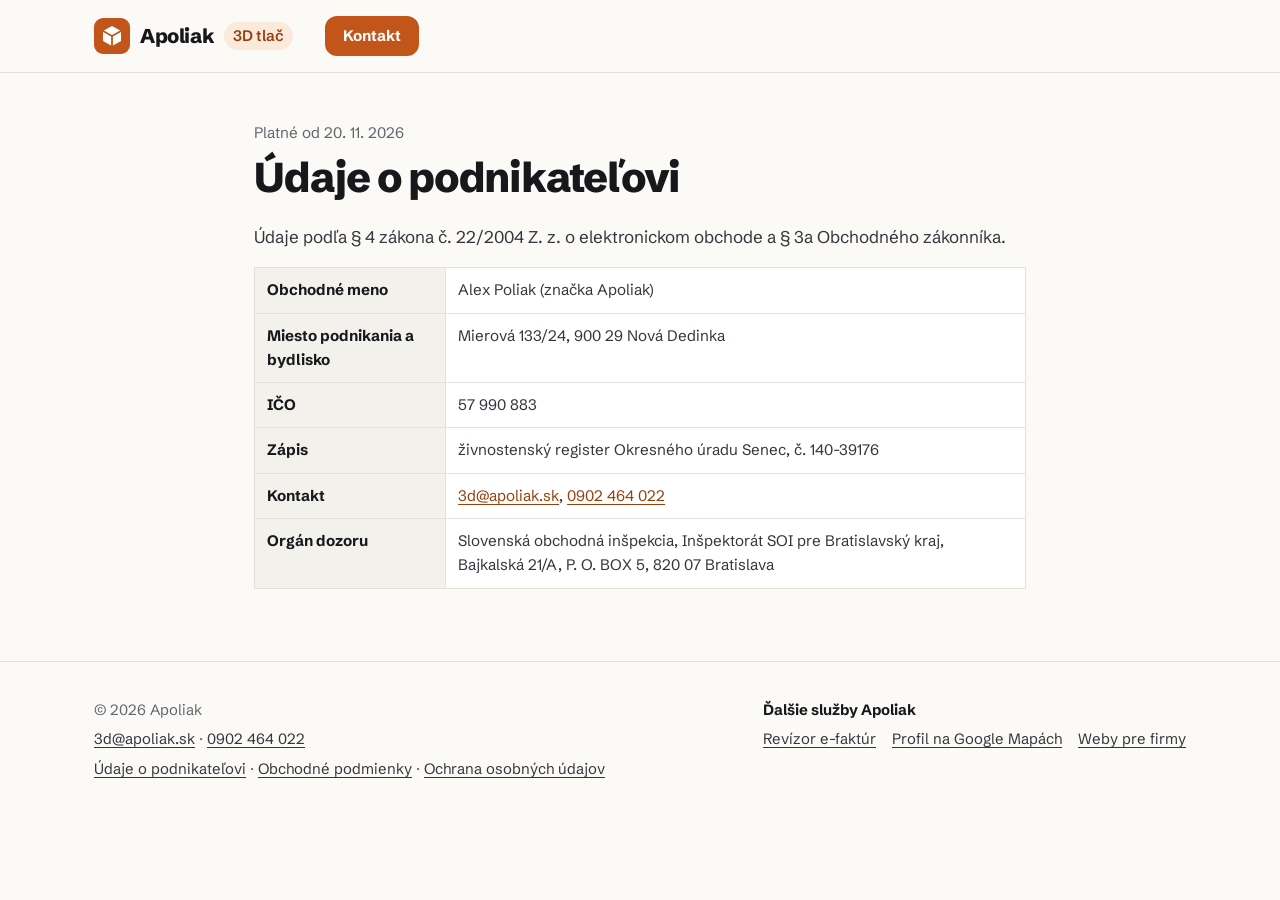
<file: udaje-o-podnikatelovi.html>
<!doctype html>
<html lang="sk">
<head>
  <meta charset="utf-8">
  <meta http-equiv="Content-Security-Policy" content="default-src 'self'; script-src 'self'; style-src 'self' 'unsafe-inline'; img-src 'self' data:; font-src 'self'; connect-src 'self'; form-action 'self'; base-uri 'self'; object-src 'none'">
  <meta name="referrer" content="strict-origin-when-cross-origin">
  <meta name="viewport" content="width=device-width, initial-scale=1, viewport-fit=cover">
  <title>Údaje o podnikateľovi | Apoliak 3D</title>
  <meta name="description" content="Údaje o podnikateľovi podľa zákona o elektronickom obchode.">
  <meta name="theme-color" content="#fbfaf7">
  <meta name="color-scheme" content="light">
  <meta name="robots" content="noindex">
  <link rel="canonical" href="https://3d.apoliak.sk/udaje-o-podnikatelovi.html">
  <link rel="icon" href="assets/img/favicon.svg" type="image/svg+xml">
  <link rel="apple-touch-icon" href="assets/img/apple-touch-icon.png">
  <link rel="preload" href="assets/fonts/schibsted-grotesk-latin-wght-normal.woff2" as="font" type="font/woff2" crossorigin>
  <link rel="stylesheet" href="assets/css/style.css">
</head>
<body>
<svg width="0" height="0" style="position:absolute" aria-hidden="true">
  <symbol id="i-check" viewBox="0 0 24 24"><path d="M5 12.5l4.2 4.2L19 7" fill="none" stroke="currentColor" stroke-width="2.6" stroke-linecap="round" stroke-linejoin="round"/></symbol>
  <symbol id="i-warn" viewBox="0 0 24 24"><path d="M12 4l9 16H3z" fill="none" stroke="currentColor" stroke-width="2.2" stroke-linejoin="round"/><path d="M12 10v4.5M12 17.2v.3" stroke="currentColor" stroke-width="2.2" stroke-linecap="round"/></symbol>
  <symbol id="i-mail" viewBox="0 0 24 24"><rect x="3" y="5.5" width="18" height="13" rx="2.5" fill="none" stroke="currentColor" stroke-width="2"/><path d="M4 7.5l8 6 8-6" fill="none" stroke="currentColor" stroke-width="2" stroke-linejoin="round"/></symbol>
  <symbol id="i-phone" viewBox="0 0 24 24"><path d="M6.6 3.5h3l1.5 4-2 1.3a11 11 0 005.1 5.1l1.3-2 4 1.5v3a2 2 0 01-2.2 2A16.5 16.5 0 014.6 5.7a2 2 0 012-2.2z" fill="none" stroke="currentColor" stroke-width="2" stroke-linejoin="round"/></symbol>
  <symbol id="i-download" viewBox="0 0 24 24"><path d="M12 4v11m0 0l-4.5-4.5M12 15l4.5-4.5M5 19.5h14" fill="none" stroke="currentColor" stroke-width="2.2" stroke-linecap="round" stroke-linejoin="round"/></symbol>
</svg>
  <a class="skip-link" href="#obsah">Preskočiť na obsah</a>
  <header class="site-header">
    <div class="wrap header-inner">
      <a class="logo" href="./" aria-label="Apoliak 3D – úvod"><svg class="logo-mark" viewBox="0 0 40 40" aria-hidden="true"><rect width="40" height="40" rx="10" fill="#c2551a"/><path d="M20 9l10 5.5v11L20 31l-10-5.5v-11z" fill="#fff"/><path d="M10 14.5L20 20l10-5.5M20 20v11" fill="none" stroke="#c2551a" stroke-width="2" stroke-linejoin="round"/></svg>Apoliak <span class="logo-tag">3D tlač</span></a>
      
      <a class="btn btn--small" href="./#kontakt">Kontakt</a>
    </div>
  </header>
  <main id="obsah" class="legal">
    <div class="wrap legal-inner">
      <p class="meta">Platné od 20. 11. 2026</p>
      <h1>Údaje o podnikateľovi</h1>
      <p>Údaje podľa § 4 zákona č. 22/2004 Z.&nbsp;z. o&nbsp;elektronickom obchode a § 3a Obchodného zákonníka.</p>
      <div class="table-scroll"><table class="legal-table"><tbody><tr><th scope="row">Obchodné meno</th><td>Alex Poliak (značka Apoliak)</td></tr><tr><th scope="row">Miesto podnikania a bydlisko</th><td>Mierová 133/24, 900 29 Nová Dedinka</td></tr><tr><th scope="row">IČO</th><td>57&nbsp;990&nbsp;883</td></tr><tr><th scope="row">Zápis</th><td>živnostenský register Okresného úradu Senec, č. 140-39176</td></tr><tr><th scope="row">Kontakt</th><td><a href="mailto:3d@apoliak.sk">3d@apoliak.sk</a>, <a href="tel:+421902464022">0902&nbsp;464&nbsp;022</a></td></tr><tr><th scope="row">Orgán dozoru</th><td>Slovenská obchodná inšpekcia, Inšpektorát SOI pre Bratislavský kraj, Bajkalská 21/A, P. O. BOX 5, 820 07 Bratislava</td></tr></tbody></table></div>
    </div>
  </main>

  <footer class="site-footer">
    <div class="wrap footer-grid">
      <div>
        <p>© <span data-year>2026</span> Apoliak</p>
        <p><a href="mailto:3d@apoliak.sk">3d@apoliak.sk</a> · <a href="tel:+421902464022">0902 464 022</a></p>
        <p><a href="udaje-o-podnikatelovi.html">Údaje o podnikateľovi</a> · <a href="obchodne-podmienky.html">Obchodné podmienky</a> · <a href="ochrana-osobnych-udajov.html">Ochrana osobných údajov</a></p>
        
      </div>
      <div class="footer-more">
        <p><strong>Ďalšie služby Apoliak</strong></p>
        <ul><li><a href="https://efaktury.apoliak.sk/">Revízor e-faktúr</a></li><li><a href="https://mapy.apoliak.sk/">Profil na Google Mapách</a></li><li><a href="https://apoliak.online/">Weby pre firmy</a></li></ul>
      </div>
    </div>
  </footer>
  <script src="assets/js/main.js" defer></script>
</body>
</html>
</file>
<file: assets/css/style.css>
:root { --accent: #c2551a; --accent-ink: #97400f; --accent-soft: #fbe9dc; }

/* ============================================================
   Spoločné štýly webov na subdoménach apoliak.sk
   (efaktury.apoliak.sk, mapy.apoliak.sk, 3d.apoliak.sk).
   Farby značky a písmo sú rovnaké ako na apoliak.online, každý web
   má len vlastnú farbu --accent (doplní ju nastroje/postav.py).
   Jedna svetlá téma, nič sa nenačítava z cudzieho servera,
   nič sa pri načítaní neskrýva ani nenabieha.
   ============================================================ */

@font-face {
  font-family: "Schibsted Grotesk";
  font-style: normal;
  font-display: swap;
  font-weight: 400 900;
  src: url("../fonts/schibsted-grotesk-latin-ext-wght-normal.woff2") format("woff2");
  unicode-range: U+0100-02BA, U+02BD-02C5, U+02C7-02CC, U+02CE-02D7, U+02DD-02FF, U+0304, U+0308, U+0329, U+1D00-1DBF, U+1E00-1E9F, U+1EF2-1EFF, U+2020, U+20A0-20AB, U+20AD-20C0, U+2113, U+2C60-2C7F, U+A720-A7FF;
}
@font-face {
  font-family: "Schibsted Grotesk";
  font-style: normal;
  font-display: swap;
  font-weight: 400 900;
  src: url("../fonts/schibsted-grotesk-latin-wght-normal.woff2") format("woff2");
  unicode-range: U+0000-00FF, U+0131, U+0152-0153, U+02BB-02BC, U+02C6, U+02DA, U+02DC, U+0304, U+0308, U+0329, U+2000-206F, U+20AC, U+2122, U+2191, U+2193, U+2212, U+2215, U+FEFF, U+FFFD;
}

:root {
  --paper: #fbfaf7;
  --paper-2: #f3f1eb;
  --white: #ffffff;
  --ink: #16181b;
  --text: #33373d;
  --muted: #62676f;
  --line: #e4e1d9;
  --line-2: #cfcbc0;
  --yellow: #ffd23f;
  --ok: #1f7a4d;
  --warn: #b4541a;
  --shadow: 0 1px 2px rgba(22, 24, 27, .06), 0 10px 28px rgba(22, 24, 27, .08);
  --radius: 14px;
  --font: "Schibsted Grotesk", "Segoe UI", system-ui, -apple-system, Roboto, Arial, sans-serif;
  /* --accent, --accent-ink a --accent-soft dopĺňa postav.py podľa webu */
}

*, *::before, *::after { box-sizing: border-box; }
html { -webkit-text-size-adjust: 100%; text-size-adjust: 100%; }
body {
  margin: 0;
  background: var(--paper);
  color: var(--text);
  font-family: var(--font);
  font-size: 1.0625rem;
  line-height: 1.6;
}
img, svg { display: block; max-width: 100%; }
a { color: var(--accent-ink); text-underline-offset: .18em; }
a:hover { text-decoration-thickness: 2px; }
h1, h2, h3 { color: var(--ink); line-height: 1.15; letter-spacing: -0.02em; margin: 0 0 .5em; }
h1 { font-size: clamp(2.1rem, 5.2vw, 3.6rem); font-weight: 800; letter-spacing: -0.03em; }
h2 { font-size: clamp(1.6rem, 3.4vw, 2.35rem); font-weight: 800; }
h3 { font-size: 1.2rem; font-weight: 700; }
p { margin: 0 0 1em; }
strong { color: var(--ink); }
.nb { white-space: nowrap; }
.icon { width: 1.15em; height: 1.15em; flex: none; }
.sr { position: absolute; width: 1px; height: 1px; overflow: hidden; clip: rect(0 0 0 0); white-space: nowrap; }

.wrap { width: 100%; max-width: 1140px; margin: 0 auto; padding: 0 24px; }

.skip-link { position: absolute; left: -999px; top: 8px; background: var(--ink); color: #fff; padding: 8px 14px; border-radius: 8px; z-index: 10; }
.skip-link:focus { left: 8px; }
:focus-visible { outline: 3px solid var(--accent); outline-offset: 3px; border-radius: 4px; }

/* ---------- hlavička ---------- */
.site-header { border-bottom: 1px solid var(--line); background: var(--paper); }
.header-inner { display: flex; align-items: center; gap: 24px; min-height: 72px; }
.logo { display: inline-flex; align-items: center; gap: 10px; color: var(--ink); text-decoration: none; font-weight: 800; font-size: 1.25rem; letter-spacing: -0.02em; }
.logo-mark { width: 36px; height: 36px; flex: none; }
.logo-tag { font-weight: 600; font-size: .95rem; color: var(--accent-ink); background: var(--accent-soft); padding: 2px 9px; border-radius: 999px; letter-spacing: 0; }
.nav { display: flex; gap: 22px; margin-left: auto; }
.nav a { color: var(--text); text-decoration: none; font-weight: 500; }
.nav a:hover { color: var(--ink); text-decoration: underline; }
.header-inner .btn { margin-left: 8px; }

/* ---------- tlačidlá ---------- */
.btn {
  display: inline-flex; align-items: center; justify-content: center; gap: 8px;
  min-height: 48px; padding: 0 22px; border-radius: 12px;
  background: var(--accent); color: #fff; font-weight: 700; text-decoration: none;
  border: 2px solid var(--accent); font-size: 1rem; line-height: 1.2; text-align: center;
}
.btn:hover { background: var(--accent-ink); border-color: var(--accent-ink); text-decoration: none; }
.btn--ghost { background: transparent; color: var(--ink); border-color: var(--line-2); }
.btn--ghost:hover { background: var(--white); color: var(--ink); border-color: var(--ink); }
.btn--small { min-height: 40px; padding: 0 16px; font-size: .95rem; }

/* ---------- úvod ---------- */
.hero { padding: 64px 0 56px; }
.hero-grid { display: grid; grid-template-columns: minmax(0, 1.08fr) minmax(0, .92fr); gap: 56px; align-items: center; }
.eyebrow { display: inline-block; font-weight: 700; font-size: .9rem; letter-spacing: .04em; text-transform: uppercase; color: var(--accent-ink); margin-bottom: 14px; }
.lead { font-size: 1.2rem; color: var(--text); max-width: 36em; }
.cta-row { display: flex; flex-wrap: wrap; gap: 12px; margin: 28px 0 22px; }
.facts { list-style: none; padding: 0; margin: 0; display: flex; flex-wrap: wrap; gap: 8px 22px; color: var(--muted); font-size: .97rem; }
.facts li { display: inline-flex; align-items: center; gap: 7px; }
.facts .icon { color: var(--ok); }

.panel { background: var(--white); border: 1px solid var(--line); border-radius: 18px; box-shadow: var(--shadow); padding: 26px; }
.panel-head { display: flex; flex-wrap: wrap; justify-content: space-between; align-items: baseline; gap: 4px 12px; border-bottom: 1px solid var(--line); padding-bottom: 14px; margin-bottom: 6px; }
.panel-title { font-weight: 800; color: var(--ink); font-size: 1.08rem; }
.panel-sub { color: var(--muted); font-size: .9rem; }
.rows { list-style: none; margin: 0; padding: 0; }
.rows li { display: flex; gap: 12px; align-items: flex-start; padding: 12px 0; border-bottom: 1px dashed var(--line); }
.rows li:last-child { border-bottom: 0; }
.rows .icon { margin-top: .2em; }
.rows .is-ok .icon { color: var(--ok); }
.rows .is-warn .icon { color: var(--warn); }
.rows small { display: block; color: var(--muted); font-size: .88rem; }
.panel-foot { margin-top: 14px; padding: 12px 14px; border-radius: 10px; background: var(--accent-soft); color: var(--ink); font-size: .95rem; }

/* XML → čitateľná faktúra (efaktury) */
.xml { margin: 12px 0 0; padding: 12px 14px; background: #1b1f24; color: #c9d4e3; border-radius: 10px; font: 12.5px/1.55 ui-monospace, "Cascadia Mono", Consolas, monospace; white-space: pre-wrap; overflow-wrap: anywhere; }
.arrow { display: flex; align-items: center; gap: 10px; margin: 14px 0 2px; color: var(--accent-ink); font-weight: 800; font-size: .95rem; }
.arrow::before, .arrow::after { content: ""; flex: 1; height: 1px; background: var(--line-2); }

/* ---------- sekcie ---------- */
.section { padding: 72px 0; }
.section--alt { background: var(--paper-2); border-top: 1px solid var(--line); border-bottom: 1px solid var(--line); }
.section-head { max-width: 46em; margin-bottom: 36px; }
.section-head p { color: var(--text); font-size: 1.1rem; }

.cards { display: grid; grid-template-columns: repeat(3, minmax(0, 1fr)); gap: 20px; }
.cards--2 { grid-template-columns: repeat(2, minmax(0, 1fr)); }
.cards--4 { grid-template-columns: repeat(4, minmax(0, 1fr)); }
.card { background: var(--white); border: 1px solid var(--line); border-radius: var(--radius); padding: 24px; }
.card p:last-child { margin-bottom: 0; }
.card--big { padding: 30px; display: flex; flex-direction: column; }
.card--big h3 { font-size: 1.45rem; }
.card--big .checks { margin: 16px 0 20px; }
.card-price { margin: auto 0 0; padding-top: 16px; border-top: 1px solid var(--line); color: var(--muted); }
.card-price strong { font-size: 1.3rem; }
.card-num { display: inline-grid; place-items: center; width: 38px; height: 38px; border-radius: 10px; background: var(--accent-soft); color: var(--accent-ink); font-weight: 800; margin-bottom: 14px; }

.steps { list-style: none; counter-reset: krok; padding: 0; margin: 0; display: grid; grid-template-columns: repeat(4, minmax(0, 1fr)); gap: 20px; }
.steps li { counter-increment: krok; background: var(--white); border: 1px solid var(--line); border-radius: var(--radius); padding: 24px; }
.steps li::before { content: counter(krok); display: inline-grid; place-items: center; width: 38px; height: 38px; border-radius: 50%; background: var(--accent); color: #fff; font-weight: 800; margin-bottom: 14px; }
.steps p { margin: 0; }

.callout { display: flex; gap: 16px; align-items: flex-start; background: var(--white); border: 1px solid var(--line); border-left: 6px solid var(--yellow); border-radius: var(--radius); padding: 22px 24px; margin-top: 28px; }
.callout h3 { margin-bottom: .3em; }
.callout p:last-child { margin-bottom: 0; }

/* ---------- cenník ---------- */
.prices { display: grid; grid-template-columns: repeat(auto-fit, minmax(260px, 1fr)); gap: 20px; align-items: stretch; }
.price { display: flex; flex-direction: column; background: var(--white); border: 1px solid var(--line); border-radius: 18px; padding: 28px; }
.price--main { border: 2px solid var(--accent); box-shadow: var(--shadow); }
.price-name { font-weight: 800; color: var(--ink); font-size: 1.15rem; margin-bottom: 6px; }
.price-amount { font-size: 2.5rem; font-weight: 800; color: var(--ink); line-height: 1.1; letter-spacing: -0.03em; }
.price-unit { font-size: 1rem; font-weight: 600; color: var(--muted); letter-spacing: 0; }
.price-note { color: var(--muted); font-size: .95rem; margin: 6px 0 18px; }
.checks { list-style: none; padding: 0; margin: 0 0 24px; display: grid; gap: 10px; }
.checks li { display: flex; gap: 10px; align-items: flex-start; }
.checks .icon { color: var(--ok); margin-top: .22em; }
.price .btn { margin-top: auto; }
.prices-after { margin-top: 22px; color: var(--muted); font-size: .97rem; max-width: 52em; }

/* ---------- ukážka a sťahovanie ---------- */
.demo { display: grid; grid-template-columns: minmax(0, 1fr) minmax(0, 1fr); gap: 40px; align-items: center; }
.files { list-style: none; padding: 0; margin: 0; display: grid; gap: 10px; }
.files a { display: flex; justify-content: space-between; gap: 12px; align-items: center; background: var(--white); border: 1px solid var(--line); border-radius: 12px; padding: 14px 16px; color: var(--ink); text-decoration: none; font-weight: 600; }
.files a:hover { border-color: var(--accent); }
.files span { color: var(--muted); font-weight: 500; font-size: .9rem; white-space: nowrap; }

/* ---------- otázky ---------- */
.faq { display: grid; gap: 12px; max-width: 52em; }
.faq details { background: var(--white); border: 1px solid var(--line); border-radius: 12px; padding: 0 20px; }
.faq summary { cursor: pointer; font-weight: 700; color: var(--ink); padding: 18px 0; list-style: none; display: flex; justify-content: space-between; gap: 16px; }
.faq summary::-webkit-details-marker { display: none; }
.faq summary::after { content: "+"; font-size: 1.4rem; line-height: 1; color: var(--accent-ink); }
.faq details[open] summary::after { content: "–"; }
.faq details > div { padding: 0 0 18px; }
.faq details > div p:last-child { margin-bottom: 0; }

/* ---------- kontakt ---------- */
.contact { display: grid; grid-template-columns: minmax(0, 1.1fr) minmax(0, .9fr); gap: 40px; align-items: start; }
.contact-box { background: var(--white); border: 1px solid var(--line); border-radius: 18px; padding: 28px; box-shadow: var(--shadow); display: grid; gap: 14px; }
.contact-line { display: flex; gap: 12px; align-items: center; font-size: 1.15rem; font-weight: 700; color: var(--ink); text-decoration: none; }
.contact-line .icon { color: var(--accent-ink); width: 1.4em; height: 1.4em; }
.contact-line:hover { text-decoration: underline; }
.contact-box .btn { width: 100%; }
.small { font-size: .92rem; color: var(--muted); }

/* ---------- pätička ---------- */
.site-footer { border-top: 1px solid var(--line); padding: 36px 0 44px; color: var(--muted); font-size: .93rem; }
.footer-grid { display: flex; flex-wrap: wrap; justify-content: space-between; gap: 24px; }
.footer-grid p { margin: 0 0 .4em; }
.site-footer a { color: var(--text); }
.footer-more { max-width: 30em; }
.footer-more ul { list-style: none; padding: 0; margin: .4em 0 0; display: flex; flex-wrap: wrap; gap: 6px 16px; }

/* ---------- právne stránky ---------- */
.legal { padding: 48px 0 72px; }
.legal-inner { max-width: 820px; }
.legal h1 { font-size: clamp(1.9rem, 4vw, 2.6rem); }
.legal h2 { font-size: 1.3rem; margin-top: 2em; }
.legal ol, .legal ul { padding-left: 1.4em; }
.legal li { margin-bottom: .55em; }
.legal .meta { color: var(--muted); font-size: .95rem; margin-bottom: .6em; }
.table-scroll { overflow-x: auto; }
.legal-table { width: 100%; border-collapse: collapse; font-size: .95rem; background: var(--white); }
.legal-table th, .legal-table td { border: 1px solid var(--line); padding: 10px 12px; text-align: left; vertical-align: top; }
.legal-table th { background: var(--paper-2); color: var(--ink); }

/* ---------- 404 ---------- */
.notfound { padding: 96px 0; text-align: center; }
.notfound p { color: var(--muted); }

/* ---------- mobil ---------- */
@media (max-width: 960px) {
  .hero-grid, .demo, .contact { grid-template-columns: 1fr; gap: 36px; }
  .cards, .cards--4 { grid-template-columns: repeat(2, minmax(0, 1fr)); }
  .steps { grid-template-columns: repeat(2, minmax(0, 1fr)); }
  .nav { display: none; }
  .header-inner .btn { margin-left: auto; }
}
@media (max-width: 620px) {
  .wrap { padding: 0 16px; }
  body { font-size: 1rem; }
  .hero { padding: 40px 0 44px; }
  .section { padding: 52px 0; }
  .cards, .cards--2, .cards--4, .steps { grid-template-columns: 1fr; }
  .lead { font-size: 1.08rem; }
  .cta-row .btn { flex: 1 1 100%; }
  .logo-tag { display: none; }
  .callout { flex-direction: column; }
  .legal-table thead { display: none; }
  .legal-table, .legal-table tbody, .legal-table tr, .legal-table td { display: block; width: 100%; }
  .legal-table tr { border: 1px solid var(--line); margin-bottom: 10px; }
  .legal-table td { border: 0; border-bottom: 1px dashed var(--line); }
  .legal-table td::before { content: attr(data-label); display: block; font-weight: 700; color: var(--ink); font-size: .85rem; }
}
@media print {
  .site-header .btn, .skip-link, .cta-row { display: none; }
}
</file>
